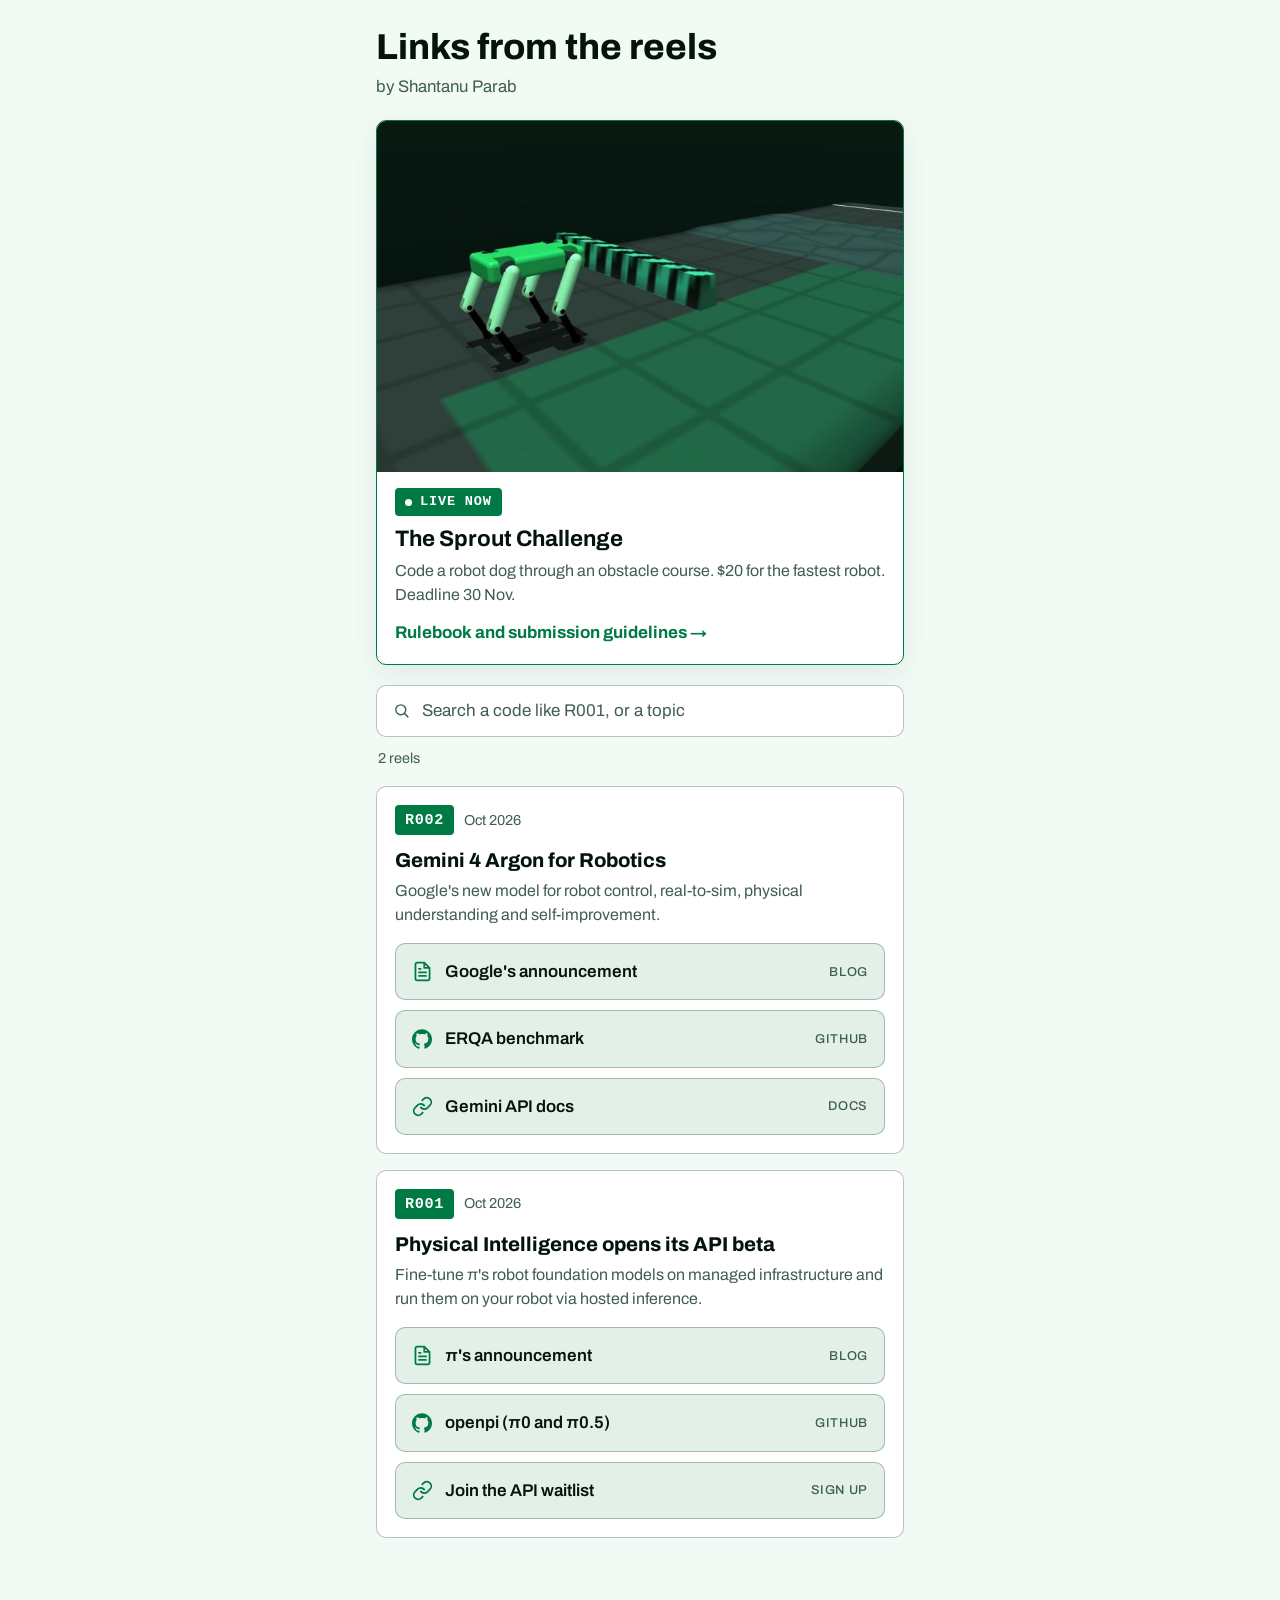
<file: ig/index.html>
<!DOCTYPE html>
<html lang="en">
<head>
	<meta charset="UTF-8">
	<meta name="viewport" content="width=device-width, initial-scale=1.0">
	<title>Reel Links | Shantanu Parab</title>
	<meta name="description" content="Blogs, schematics and GitHub repos mentioned in Shantanu Parab's Instagram reels on robot learning and robotics.">
	<meta name="author" content="Shantanu Parab">
	<link rel="canonical" href="https://shantanu-builds-robots.github.io/ig/">
	<meta name="theme-color" content="#050807">

	<meta property="og:title" content="Reel Links | Shantanu Parab">
	<meta property="og:description" content="Every blog, schematic and repo mentioned in the reels.">
	<meta property="og:image" content="https://shantanu-builds-robots.github.io/images/background/profile.jpg">
	<meta property="og:url" content="https://shantanu-builds-robots.github.io/ig/">
	<meta property="og:type" content="website">
	<meta name="twitter:card" content="summary">

	<link rel="icon" href="data:image/svg+xml,%3Csvg xmlns='http://www.w3.org/2000/svg' viewBox='0 0 32 32'%3E%3Crect width='32' height='32' rx='6' fill='%23050807'/%3E%3Ccircle cx='16' cy='16' r='6' fill='none' stroke='%2300FF9C' stroke-width='3'/%3E%3C/svg%3E">

	<!-- Apply the saved or system theme before first paint to avoid a flash. -->
	<script>
		(function () {
			var t = null;
			try { t = localStorage.getItem('portfolio-theme'); } catch (e) {}
			if (!t) t = window.matchMedia('(prefers-color-scheme: light)').matches ? 'light' : 'dark';
			document.documentElement.setAttribute('data-theme', t);
		})();
	</script>

	<link rel="preconnect" href="https://fonts.googleapis.com">
	<link rel="preconnect" href="https://fonts.gstatic.com" crossorigin>
	<link href="https://fonts.googleapis.com/css2?family=Archivo:wdth,wght@62..125,300..900&display=swap" rel="stylesheet">
	<link rel="stylesheet" href="../css/site.css">
	<link rel="stylesheet" href="../css/icons.css">
	<link rel="stylesheet" href="ig.css">
</head>
<body class="ig-page">
	<main class="ig-main">
		<header class="ig-intro">
			<h1>Links from the reels</h1>
			<p class="ig-lede">by Shantanu Parab</p>
		</header>

		<a class="ig-feature" href="sprout-challenge/">
			<img src="sprout-challenge/media/wall.jpg" alt="" width="720" height="480">
			<span class="ig-feature-body">
				<span class="ig-live"><span class="ig-live-dot" aria-hidden="true"></span>Live now</span>
				<strong>The Sprout Challenge</strong>
				<span class="ig-feature-text">Code a robot dog through an obstacle course. $20 for the fastest robot. Deadline 30 Nov.</span>
				<span class="ig-feature-cta">Rulebook and submission guidelines &rarr;</span>
			</span>
		</a>

		<label class="ig-search">
			<i class="fas fa-search" aria-hidden="true"></i>
			<span class="sr-only">Search reels by code or topic</span>
			<input id="ig-query" type="search" placeholder="Search a code like R001, or a topic" autocomplete="off" spellcheck="false">
		</label>
		<p id="ig-count" class="ig-count" aria-live="polite"></p>
		<ol id="ig-list" class="ig-list" aria-label="Reels"></ol>
	</main>

	<script src="ig.js" defer></script>
</body>
</html>
</file>
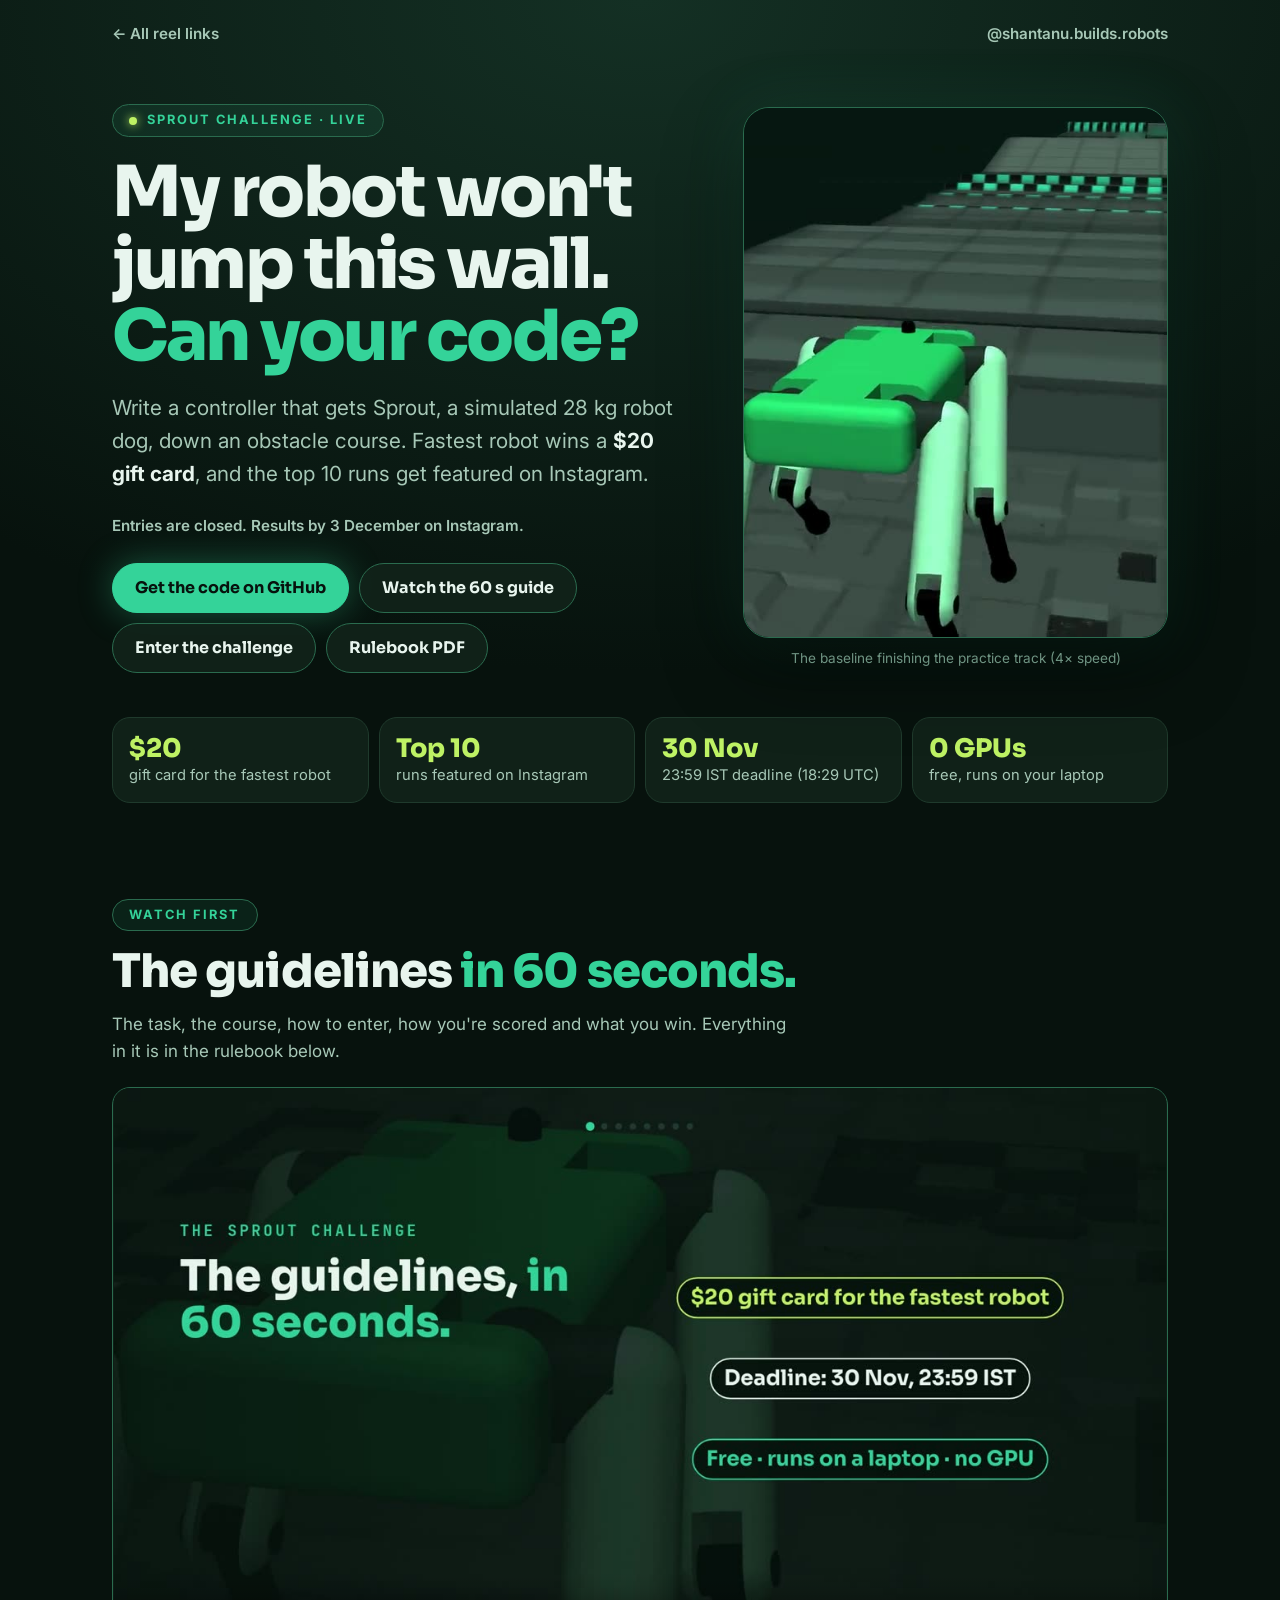
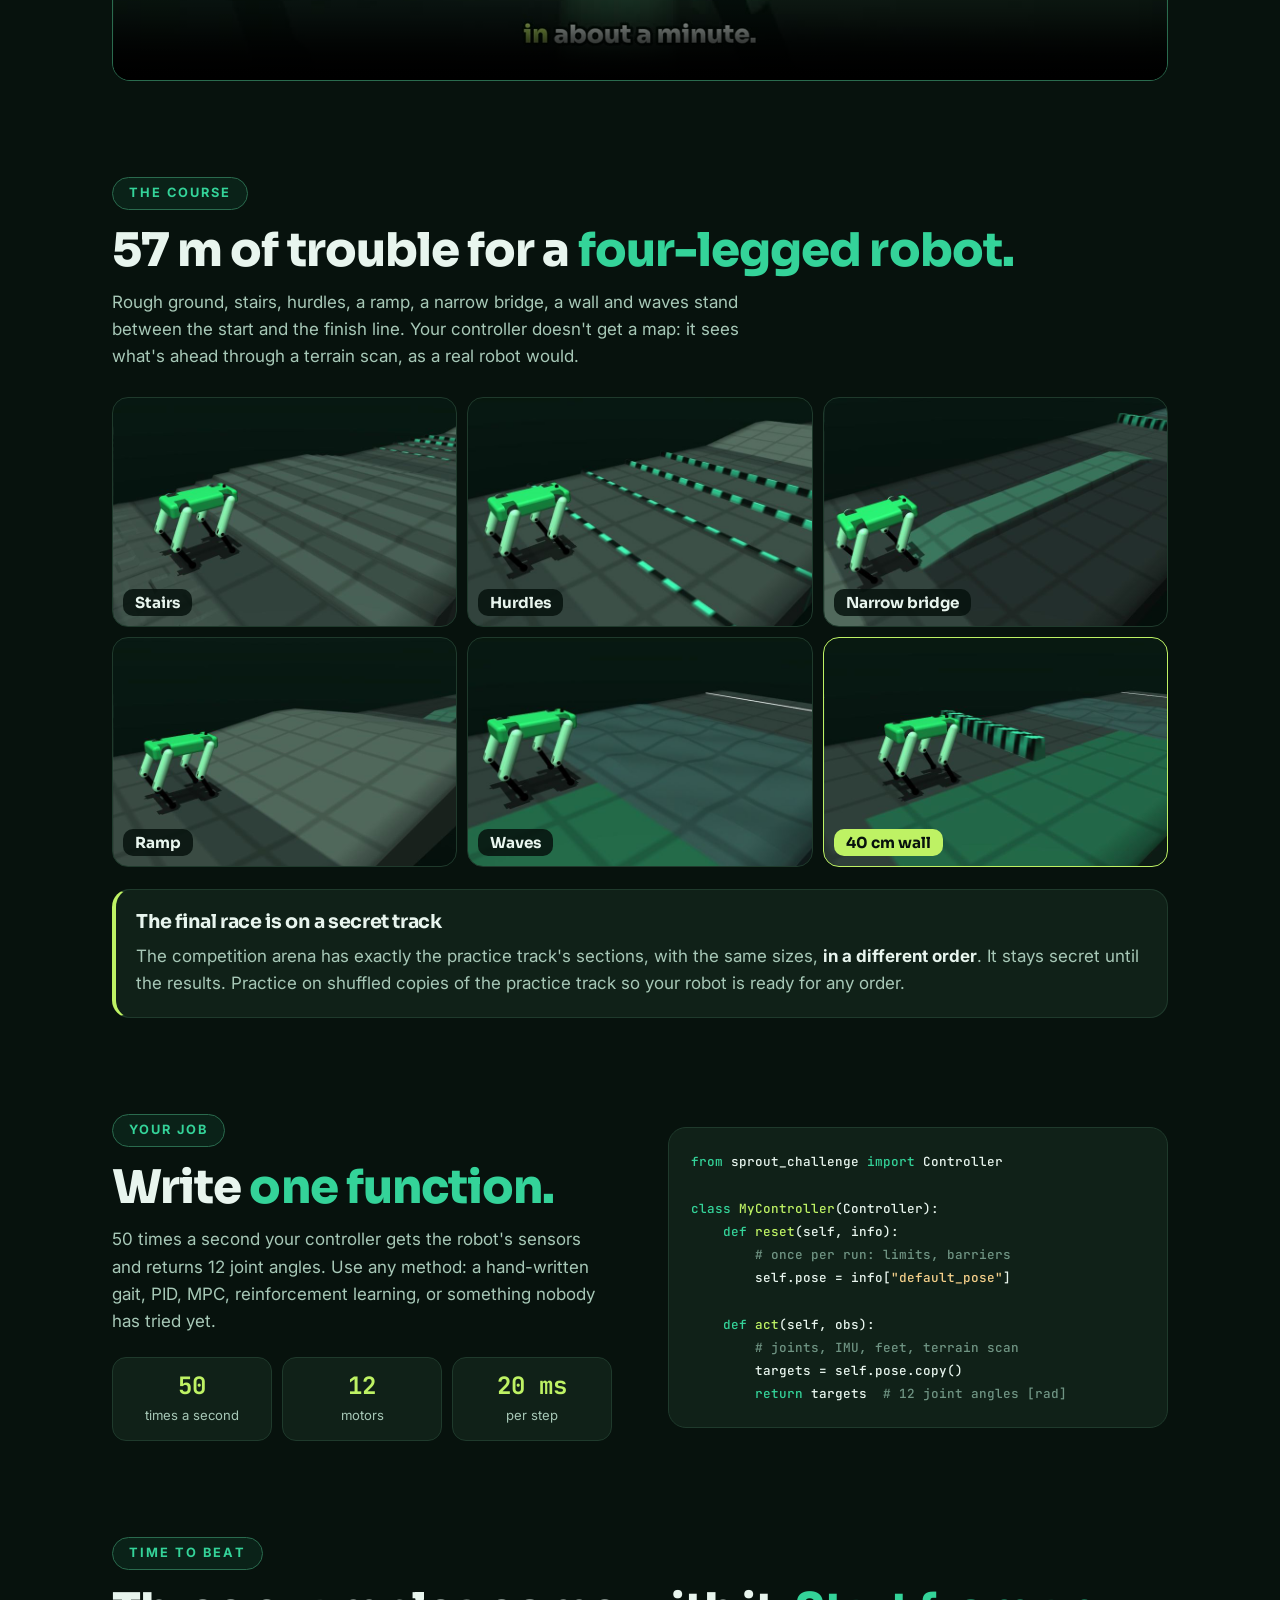
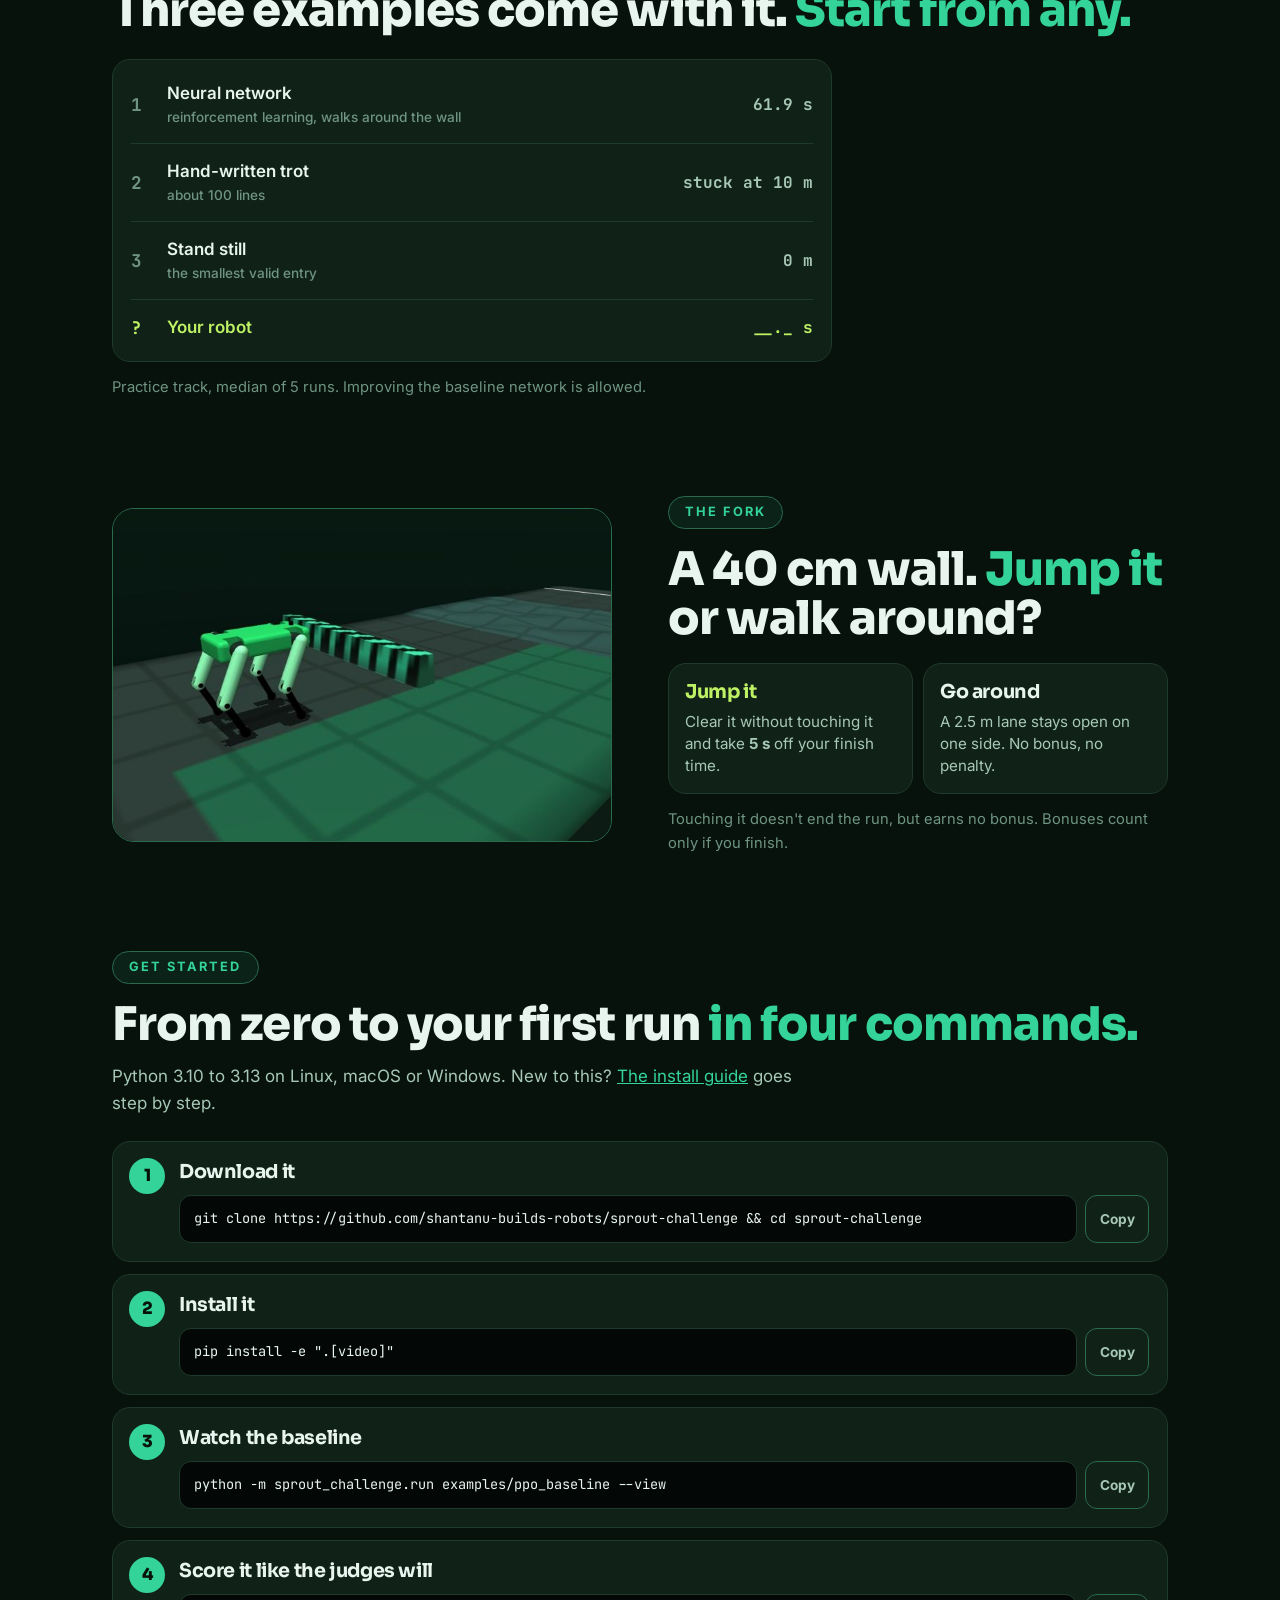
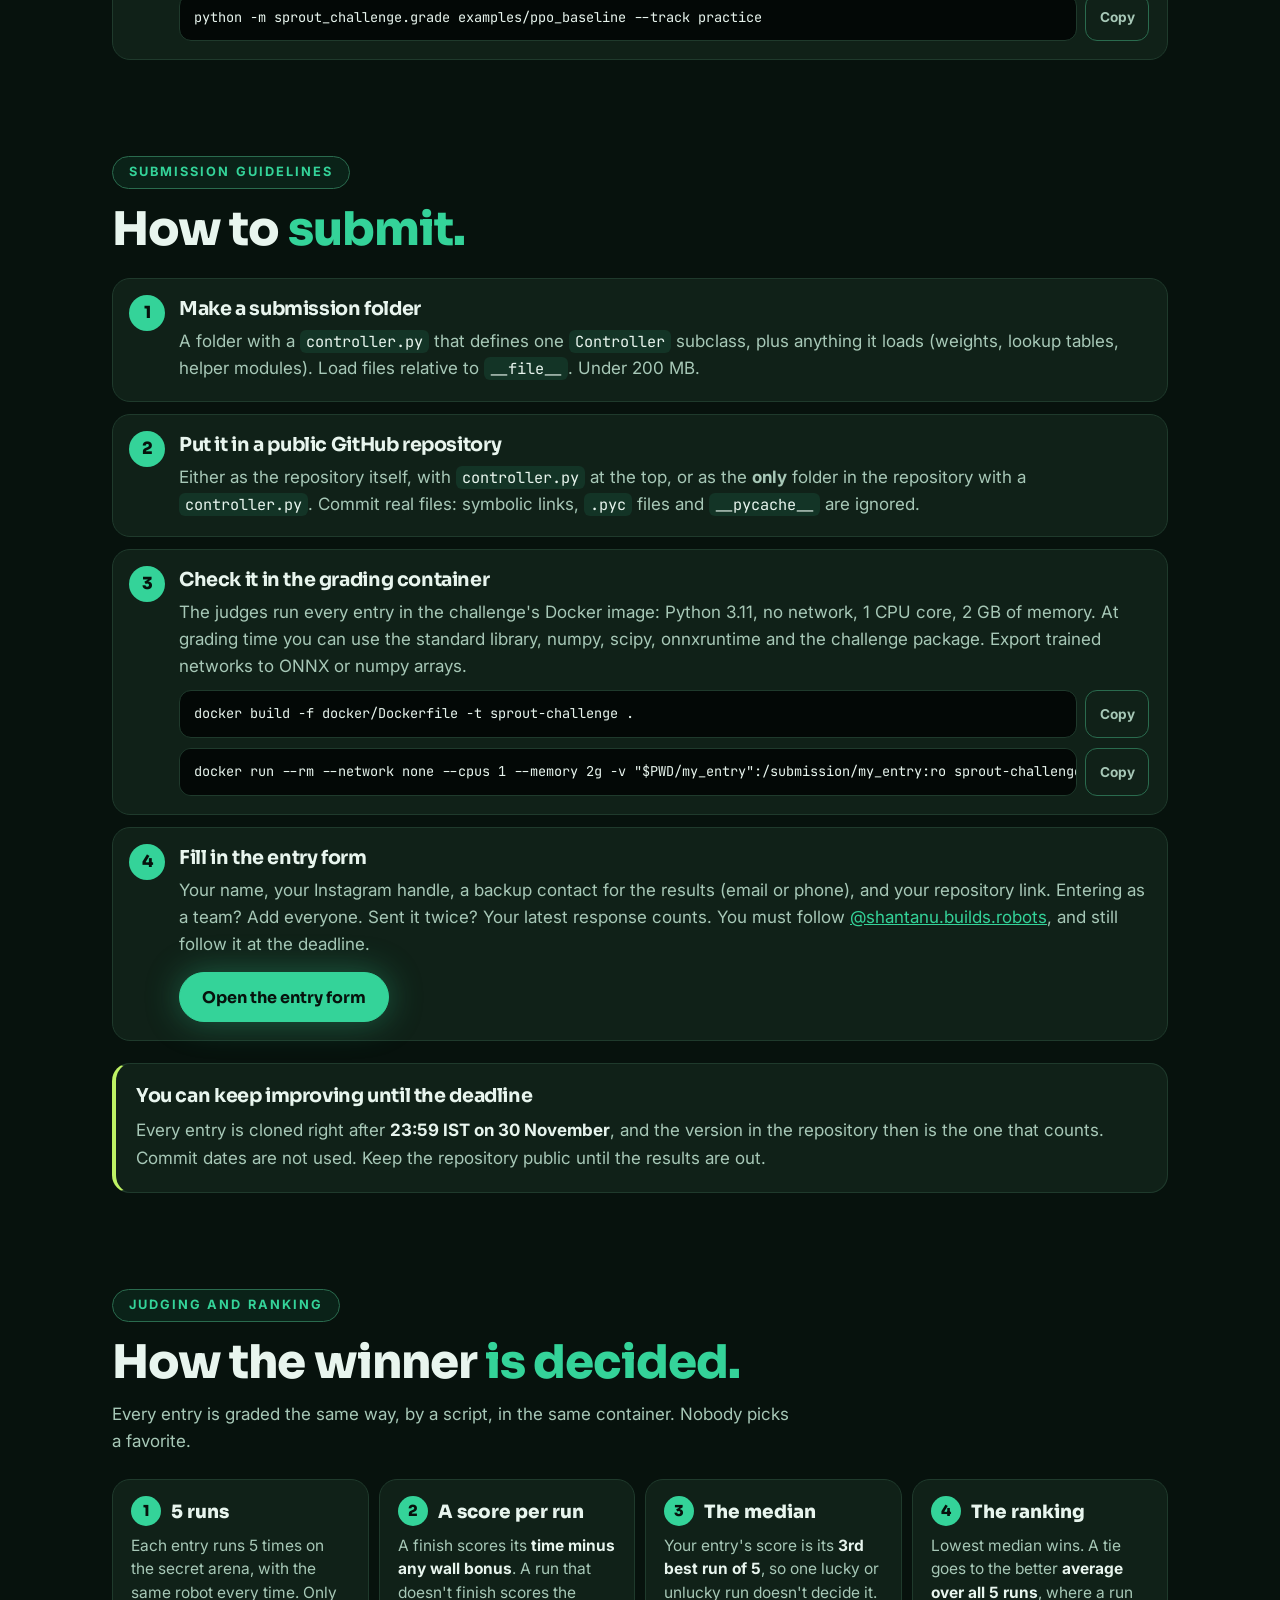
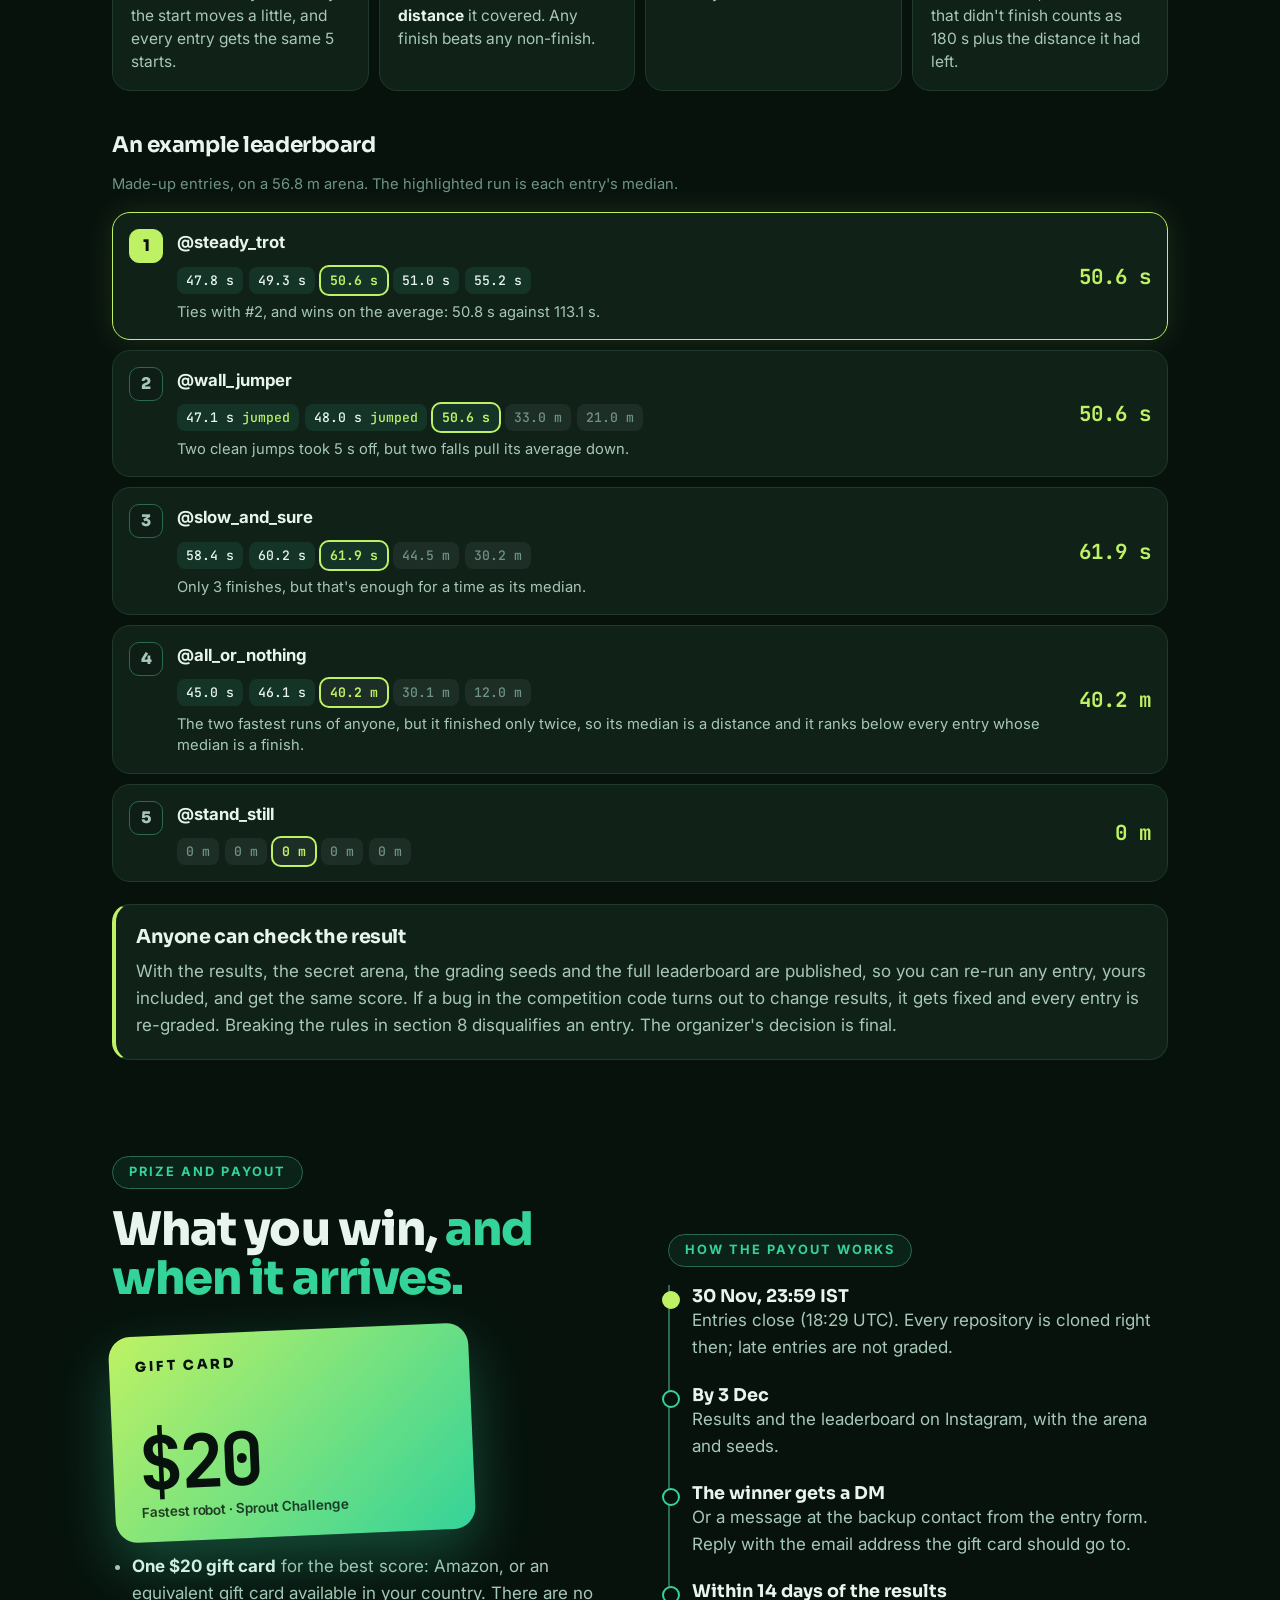
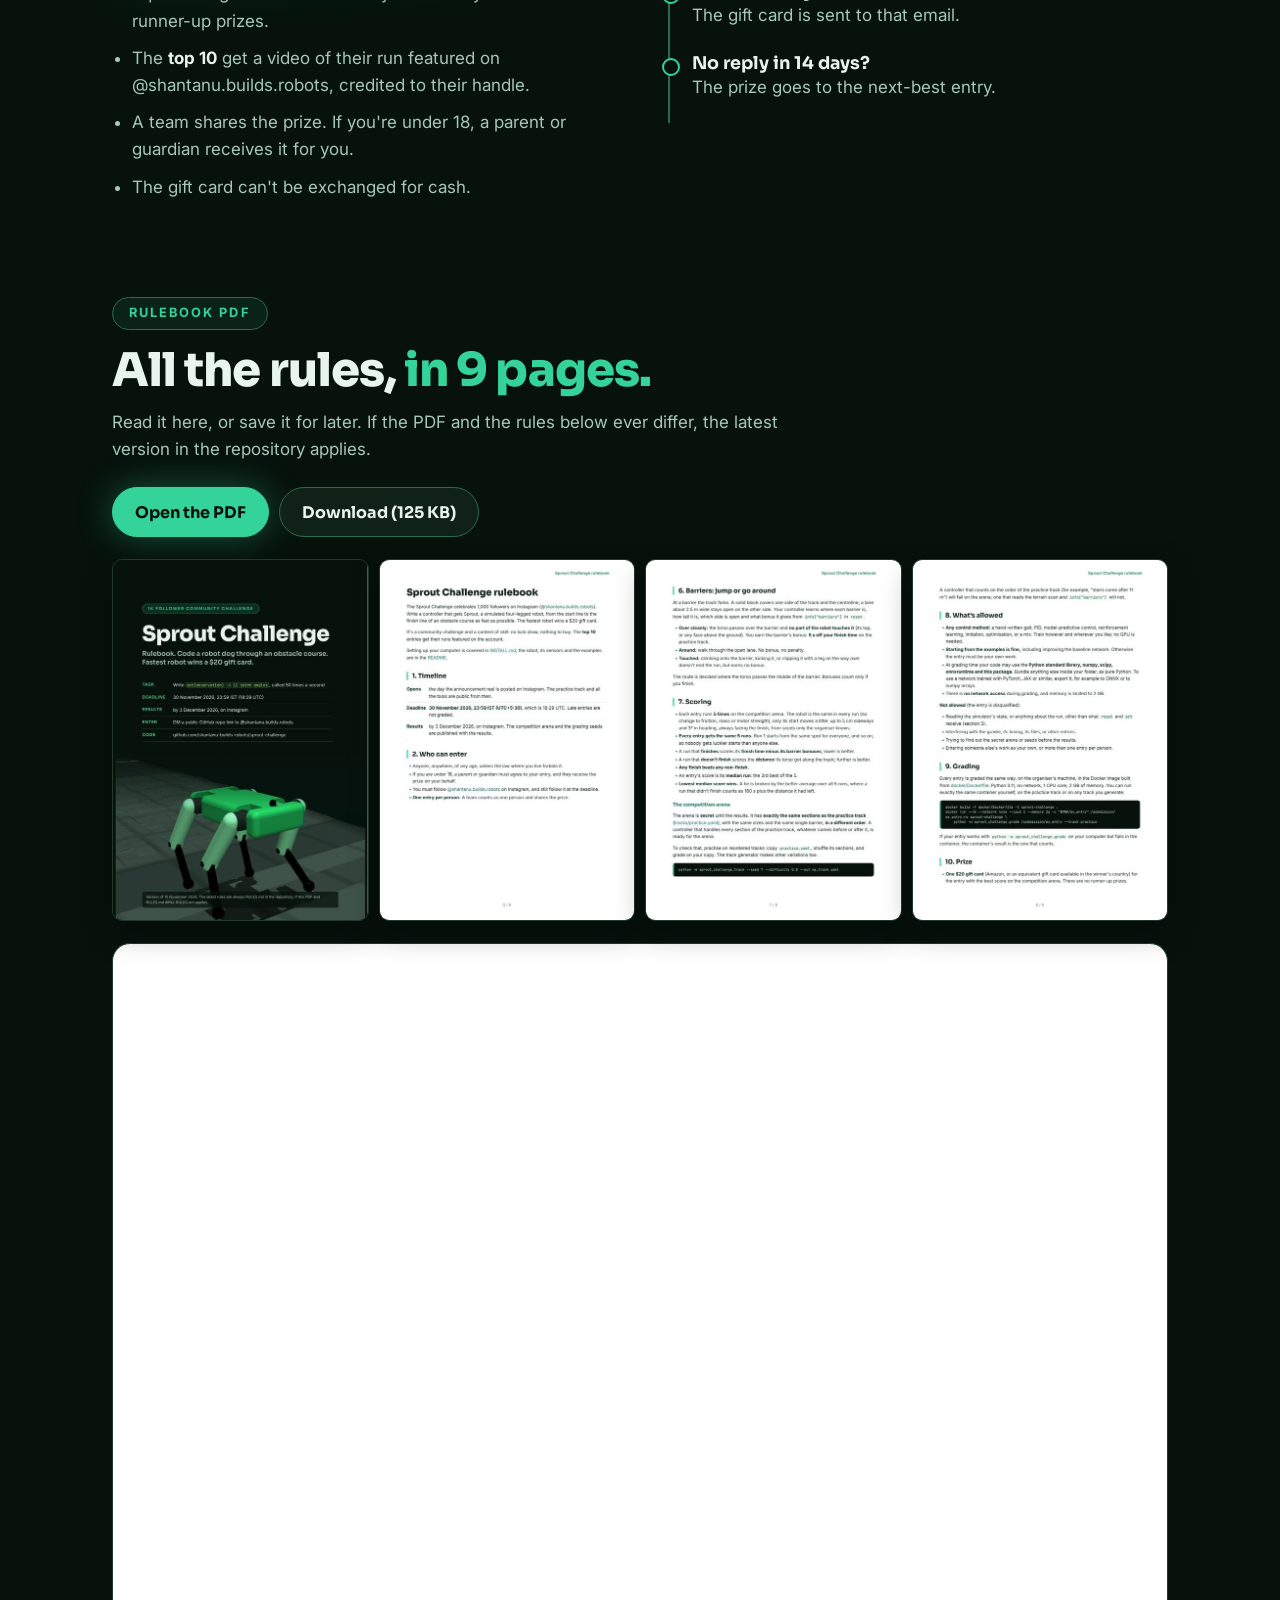
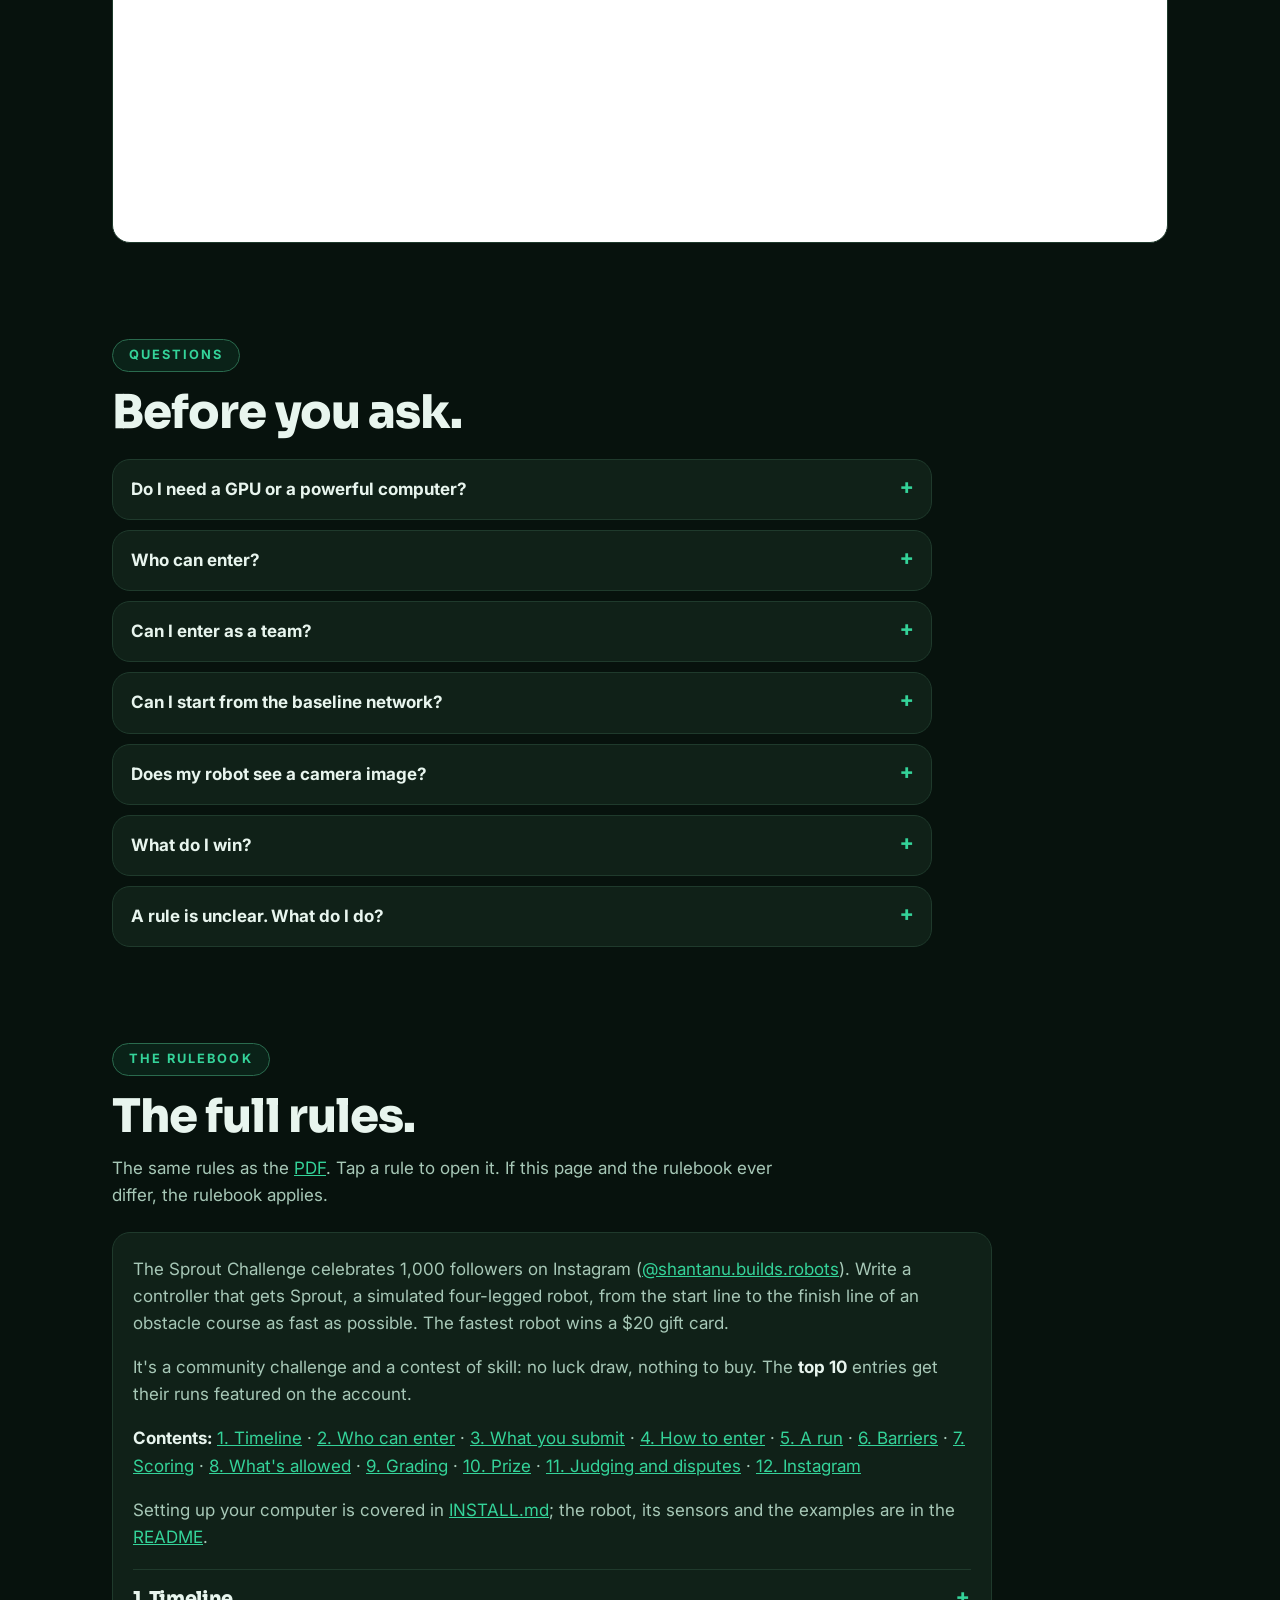
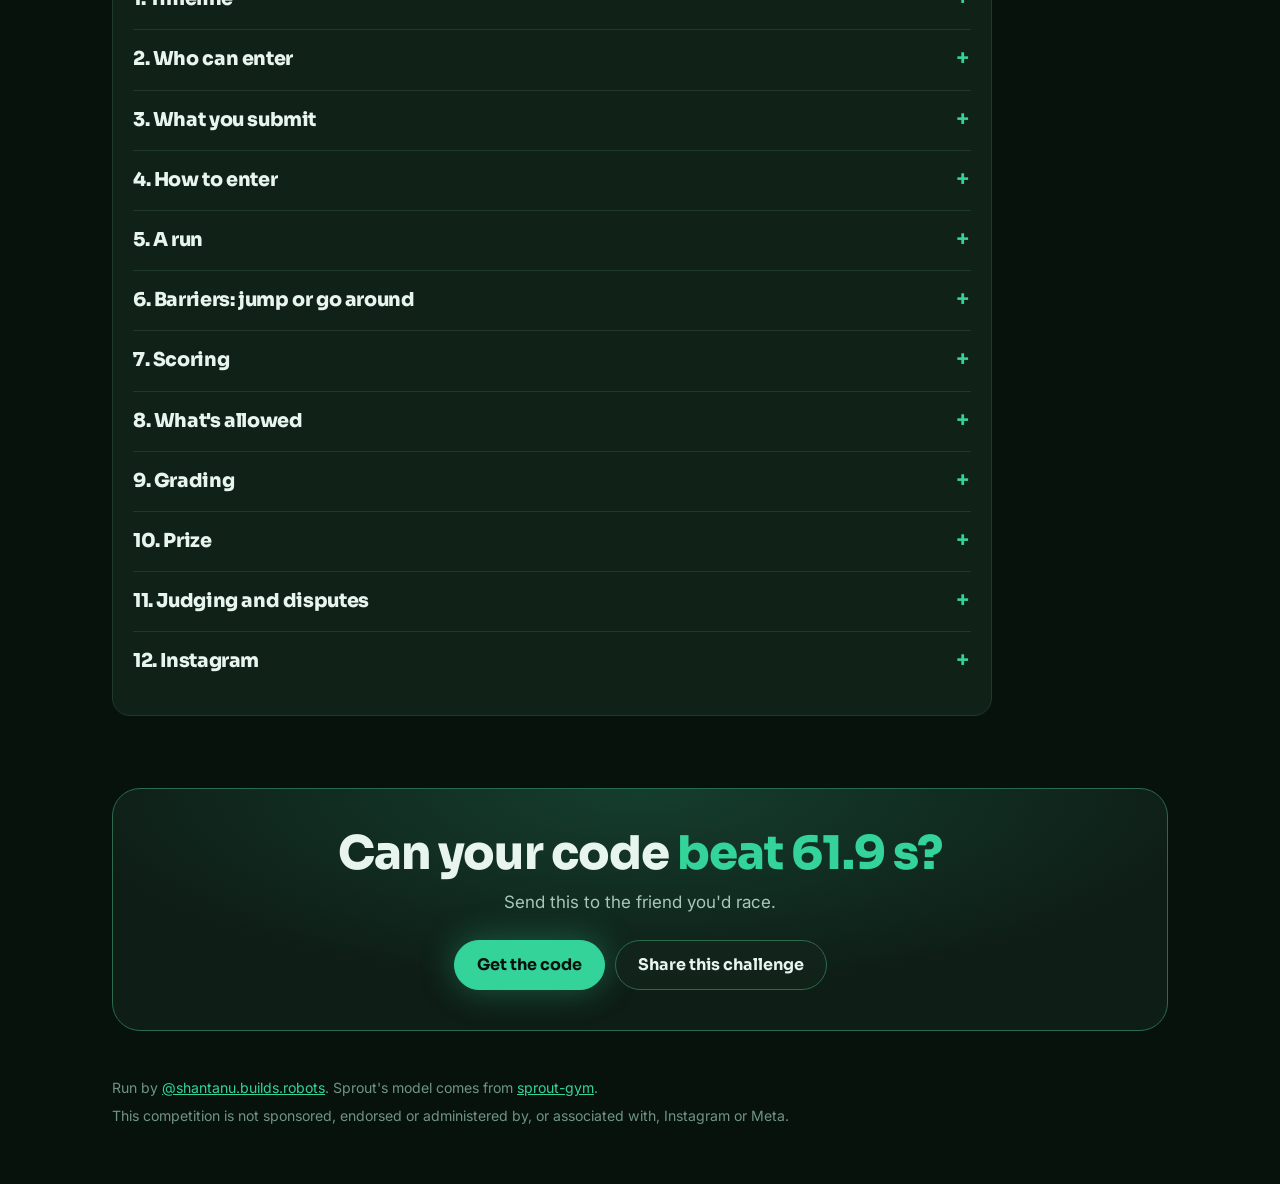
<file: ig/sprout-challenge/index.html>
<!DOCTYPE html>
<html lang="en">
<head>
	<meta charset="UTF-8">
	<meta name="viewport" content="width=device-width, initial-scale=1.0">
	<title>Sprout Challenge | Shantanu Parab</title>
	<meta name="description" content="Code a robot dog through an obstacle course in simulation. Fastest robot wins a $20 gift card. Free, runs on your laptop, no GPU. Deadline 30 November 2026.">
	<meta name="author" content="Shantanu Parab">
	<link rel="canonical" href="https://shantanu-builds-robots.github.io/ig/sprout-challenge/">
	<meta name="theme-color" content="#07120D">

	<meta property="og:title" content="The Sprout Challenge">
	<meta property="og:description" content="My robot won't jump this wall. Can your code? Fastest robot wins $20. Deadline 30 Nov.">
	<meta property="og:image" content="https://shantanu-builds-robots.github.io/ig/sprout-challenge/media/og.jpg">
	<meta property="og:url" content="https://shantanu-builds-robots.github.io/ig/sprout-challenge/">
	<meta property="og:type" content="website">
	<meta name="twitter:card" content="summary_large_image">

	<link rel="icon" href="data:image/svg+xml,%3Csvg xmlns='http://www.w3.org/2000/svg' viewBox='0 0 32 32'%3E%3Crect width='32' height='32' rx='6' fill='%2307120D'/%3E%3Ccircle cx='16' cy='16' r='6' fill='none' stroke='%2334D399' stroke-width='3'/%3E%3C/svg%3E">
	<link rel="preconnect" href="https://fonts.googleapis.com">
	<link rel="preconnect" href="https://fonts.gstatic.com" crossorigin>
	<link href="https://fonts.googleapis.com/css2?family=Inter:wght@400;500;600;700&family=Sora:wght@600;700;800&family=JetBrains+Mono:wght@500;700&display=swap" rel="stylesheet">
	<link rel="stylesheet" href="challenge.css">
</head>
<body>
	<a class="skip" href="#main">Skip to the content</a>

	<header class="bar">
		<a class="back" href="../">&larr; All reel links</a>
		<a class="handle" href="https://www.instagram.com/shantanu.builds.robots/" target="_blank" rel="noopener">@shantanu.builds.robots</a>
	</header>

	<main id="main">

		<!-- Hero -->
		<section class="hero">
			<div class="hero-text">
				<p class="kick"><span class="dot" aria-hidden="true"></span>Sprout Challenge &middot; live</p>
				<h1>My robot won't jump this wall. <em>Can your code?</em></h1>
				<p class="lede">Write a controller that gets Sprout, a simulated 28&nbsp;kg robot dog, down an obstacle course. Fastest robot wins a <strong>$20 gift card</strong>, and the top&nbsp;10 runs get featured on Instagram.</p>

				<div class="countdown" id="countdown" aria-live="off">
					<p class="countdown-label">Entries close 30 November, 23:59 IST</p>
					<div class="countdown-clock" aria-hidden="true">
						<div><b data-unit="d">--</b><span>days</span></div>
						<div><b data-unit="h">--</b><span>hours</span></div>
						<div><b data-unit="m">--</b><span>min</span></div>
						<div><b data-unit="s">--</b><span>sec</span></div>
					</div>
				</div>

				<div class="actions">
					<a class="btn primary" href="https://github.com/shantanu-builds-robots/sprout-challenge" target="_blank" rel="noopener">Get the code on GitHub</a>
					<a class="btn" href="#guide">Watch the 60 s guide</a>
					<a class="btn" href="https://forms.gle/poqftXxEo1bxBS9V9" target="_blank" rel="noopener">Enter the challenge</a>
					<a class="btn" href="#pdf">Rulebook PDF</a>
				</div>
			</div>
			<figure class="hero-video">
				<video src="media/run.mp4" poster="media/run.jpg" autoplay muted loop playsinline preload="metadata" aria-label="The baseline controller walking Sprout down the practice track, sped up four times"></video>
				<figcaption>The baseline finishing the practice track (4&times; speed)</figcaption>
			</figure>
		</section>

		<!-- Key facts -->
		<ul class="facts" aria-label="Key facts">
			<li><b>$20</b><span>gift card for the fastest robot</span></li>
			<li><b>Top 10</b><span>runs featured on Instagram</span></li>
			<li><b>30 Nov</b><span>23:59 IST deadline (18:29 UTC)</span></li>
			<li><b>0 GPUs</b><span>free, runs on your laptop</span></li>
		</ul>

		<!-- Guidelines video -->
		<section class="block" id="guide">
			<p class="kick">Watch first</p>
			<h2>The guidelines <em>in 60 seconds.</em></h2>
			<p class="body">The task, the course, how to enter, how you're scored and what you win. Everything in it is in the rulebook below.</p>
			<div class="guide">
				<video class="guide-v" src="media/guide-v.mp4" poster="media/guide-v.jpg" controls playsinline preload="none" aria-label="The Sprout Challenge guidelines, vertical video with captions"></video>
				<video class="guide-h" src="media/guide-h.mp4" poster="media/guide-h.jpg" controls playsinline preload="none" aria-label="The Sprout Challenge guidelines, video with captions"></video>
			</div>
		</section>

		<!-- The course -->
		<section class="block" id="course">
			<p class="kick">The course</p>
			<h2>57 m of trouble for a <em>four-legged robot.</em></h2>
			<p class="body">Rough ground, stairs, hurdles, a ramp, a narrow bridge, a wall and waves stand between the start and the finish line. Your controller doesn't get a map: it sees what's ahead through a terrain scan, as a real robot would.</p>
			<ul class="tiles">
				<li style="--img:url(media/stairs.jpg)"><span>Stairs</span></li>
				<li style="--img:url(media/hurdles.jpg)"><span>Hurdles</span></li>
				<li style="--img:url(media/bridge.jpg)"><span>Narrow bridge</span></li>
				<li style="--img:url(media/ramp.jpg)"><span>Ramp</span></li>
				<li style="--img:url(media/waves.jpg)"><span>Waves</span></li>
				<li class="hot" style="--img:url(media/wall.jpg)"><span>40 cm wall</span></li>
			</ul>
			<div class="note">
				<h3>The final race is on a secret track</h3>
				<p>The competition arena has exactly the practice track's sections, with the same sizes, <strong>in a different order</strong>. It stays secret until the results. Practice on shuffled copies of the practice track so your robot is ready for any order.</p>
			</div>
		</section>

		<!-- Your job -->
		<section class="block split" id="job">
			<div>
				<p class="kick">Your job</p>
				<h2>Write <em>one function.</em></h2>
				<p class="body">50 times a second your controller gets the robot's sensors and returns 12 joint angles. Use any method: a hand-written gait, PID, MPC, reinforcement learning, or something nobody has tried yet.</p>
				<ul class="stats">
					<li><b>50</b><span>times a second</span></li>
					<li><b>12</b><span>motors</span></li>
					<li><b>20 ms</b><span>per step</span></li>
				</ul>
			</div>
			<pre class="code" aria-label="A minimal controller"><code><span class="k">from</span> sprout_challenge <span class="k">import</span> Controller

<span class="k">class</span> <span class="f">MyController</span>(Controller):
    <span class="k">def</span> <span class="f">reset</span>(self, info):
        <span class="c"># once per run: limits, barriers</span>
        self.pose = info[<span class="s">"default_pose"</span>]

    <span class="k">def</span> <span class="f">act</span>(self, obs):
        <span class="c"># joints, IMU, feet, terrain scan</span>
        targets = self.pose.copy()
        <span class="k">return</span> targets  <span class="c"># 12 joint angles [rad]</span></code></pre>
		</section>

		<!-- Time to beat -->
		<section class="block" id="baselines">
			<p class="kick">Time to beat</p>
			<h2>Three examples come with it. <em>Start from any.</em></h2>
			<ol class="board">
				<li><b>1</b><span class="who">Neural network <small>reinforcement learning, walks around the wall</small></span><span class="t">61.9 s</span></li>
				<li><b>2</b><span class="who">Hand-written trot <small>about 100 lines</small></span><span class="t">stuck at 10 m</span></li>
				<li><b>3</b><span class="who">Stand still <small>the smallest valid entry</small></span><span class="t">0 m</span></li>
				<li class="you"><b>?</b><span class="who">Your robot</span><span class="t">__._ s</span></li>
			</ol>
			<p class="small">Practice track, median of 5 runs. Improving the baseline network is allowed.</p>
		</section>

		<!-- The wall -->
		<section class="block split" id="wall">
			<figure class="frame"><img src="media/wall.jpg" alt="Sprout next to the 40 cm barrier, with the open lane beside it" loading="lazy" width="720" height="480"></figure>
			<div>
				<p class="kick">The fork</p>
				<h2>A 40 cm wall. <em>Jump it</em> or walk around?</h2>
				<div class="choice">
					<div><h3 class="lime">Jump it</h3><p>Clear it without touching it and take <strong>5 s</strong> off your finish time.</p></div>
					<div><h3>Go around</h3><p>A 2.5 m lane stays open on one side. No bonus, no penalty.</p></div>
				</div>
				<p class="small">Touching it doesn't end the run, but earns no bonus. Bonuses count only if you finish.</p>
			</div>
		</section>

		<!-- Get started -->
		<section class="block" id="start">
			<p class="kick">Get started</p>
			<h2>From zero to your first run <em>in four commands.</em></h2>
			<p class="body">Python 3.10 to 3.13 on Linux, macOS or Windows. New to this? <a href="https://github.com/shantanu-builds-robots/sprout-challenge/blob/main/INSTALL.md" target="_blank" rel="noopener">The install guide</a> goes step by step.</p>
			<ol class="steps">
				<li>
					<h3>Download it</h3>
					<div class="cmd"><code>git clone https://github.com/shantanu-builds-robots/sprout-challenge &amp;&amp; cd sprout-challenge</code><button type="button" class="copy">Copy</button></div>
				</li>
				<li>
					<h3>Install it</h3>
					<div class="cmd"><code>pip install -e ".[video]"</code><button type="button" class="copy">Copy</button></div>
				</li>
				<li>
					<h3>Watch the baseline</h3>
					<div class="cmd"><code>python -m sprout_challenge.run examples/ppo_baseline --view</code><button type="button" class="copy">Copy</button></div>
				</li>
				<li>
					<h3>Score it like the judges will</h3>
					<div class="cmd"><code>python -m sprout_challenge.grade examples/ppo_baseline --track practice</code><button type="button" class="copy">Copy</button></div>
				</li>
			</ol>
		</section>

		<!-- Submit -->
		<section class="block" id="submit">
			<p class="kick">Submission guidelines</p>
			<h2>How to <em>submit.</em></h2>
			<ol class="steps numbered">
				<li>
					<h3>Make a submission folder</h3>
					<p>A folder with a <code>controller.py</code> that defines one <code>Controller</code> subclass, plus anything it loads (weights, lookup tables, helper modules). Load files relative to <code>__file__</code>. Under 200 MB.</p>
				</li>
				<li>
					<h3>Put it in a public GitHub repository</h3>
					<p>Either as the repository itself, with <code>controller.py</code> at the top, or as the <strong>only</strong> folder in the repository with a <code>controller.py</code>. Commit real files: symbolic links, <code>.pyc</code> files and <code>__pycache__</code> are ignored.</p>
				</li>
				<li>
					<h3>Check it in the grading container</h3>
					<p>The judges run every entry in the challenge's Docker image: Python 3.11, no network, 1 CPU core, 2 GB of memory. At grading time you can use the standard library, numpy, scipy, onnxruntime and the challenge package. Export trained networks to ONNX or numpy arrays.</p>
					<div class="cmd"><code>docker build -f docker/Dockerfile -t sprout-challenge .</code><button type="button" class="copy">Copy</button></div>
					<div class="cmd"><code>docker run --rm --network none --cpus 1 --memory 2g -v "$PWD/my_entry":/submission/my_entry:ro sprout-challenge python -m sprout_challenge.grade /submission/my_entry --track practice</code><button type="button" class="copy">Copy</button></div>
				</li>
				<li>
					<h3>Fill in the entry form</h3>
					<p>Your name, your Instagram handle, a backup contact for the results (email or phone), and your repository link. Entering as a team? Add everyone. Sent it twice? Your latest response counts. You must follow <a href="https://www.instagram.com/shantanu.builds.robots/" target="_blank" rel="noopener">@shantanu.builds.robots</a>, and still follow it at the deadline.</p>
					<a class="btn primary" href="https://forms.gle/poqftXxEo1bxBS9V9" target="_blank" rel="noopener">Open the entry form</a>
				</li>
			</ol>
			<div class="note">
				<h3>You can keep improving until the deadline</h3>
				<p>Every entry is cloned right after <strong>23:59 IST on 30 November</strong>, and the version in the repository then is the one that counts. Commit dates are not used. Keep the repository public until the results are out.</p>
			</div>
		</section>

		<!-- Judging and ranking -->
		<section class="block" id="judging">
			<p class="kick">Judging and ranking</p>
			<h2>How the winner <em>is decided.</em></h2>
			<p class="body">Every entry is graded the same way, by a script, in the same container. Nobody picks a favorite.</p>
			<ol class="flow">
				<li><b>5 runs</b><span>Each entry runs 5 times on the secret arena, with the same robot every time. Only the start moves a little, and every entry gets the same 5 starts.</span></li>
				<li><b>A score per run</b><span>A finish scores its <strong>time minus any wall bonus</strong>. A run that doesn't finish scores the <strong>distance</strong> it covered. Any finish beats any non-finish.</span></li>
				<li><b>The median</b><span>Your entry's score is its <strong>3rd best run of 5</strong>, so one lucky or unlucky run doesn't decide it.</span></li>
				<li><b>The ranking</b><span>Lowest median wins. A tie goes to the better <strong>average over all 5 runs</strong>, where a run that didn't finish counts as 180 s plus the distance it had left.</span></li>
			</ol>

			<h3 class="sub">An example leaderboard</h3>
			<p class="small">Made-up entries, on a 56.8 m arena. The highlighted run is each entry's median.</p>
			<ol class="ranking">
				<li>
					<span class="pos">1</span>
					<div class="entry"><b>@steady_trot</b>
						<ul class="runs"><li>47.8 s</li><li>49.3 s</li><li class="med">50.6 s</li><li>51.0 s</li><li>55.2 s</li></ul>
						<p>Ties with #2, and wins on the average: 50.8 s against 113.1 s.</p>
					</div>
					<span class="score">50.6 s</span>
				</li>
				<li>
					<span class="pos">2</span>
					<div class="entry"><b>@wall_jumper</b>
						<ul class="runs"><li>47.1 s <i>jumped</i></li><li>48.0 s <i>jumped</i></li><li class="med">50.6 s</li><li class="dnf">33.0 m</li><li class="dnf">21.0 m</li></ul>
						<p>Two clean jumps took 5 s off, but two falls pull its average down.</p>
					</div>
					<span class="score">50.6 s</span>
				</li>
				<li>
					<span class="pos">3</span>
					<div class="entry"><b>@slow_and_sure</b>
						<ul class="runs"><li>58.4 s</li><li>60.2 s</li><li class="med">61.9 s</li><li class="dnf">44.5 m</li><li class="dnf">30.2 m</li></ul>
						<p>Only 3 finishes, but that's enough for a time as its median.</p>
					</div>
					<span class="score">61.9 s</span>
				</li>
				<li>
					<span class="pos">4</span>
					<div class="entry"><b>@all_or_nothing</b>
						<ul class="runs"><li>45.0 s</li><li>46.1 s</li><li class="med dnf">40.2 m</li><li class="dnf">30.1 m</li><li class="dnf">12.0 m</li></ul>
						<p>The two fastest runs of anyone, but it finished only twice, so its median is a distance and it ranks below every entry whose median is a finish.</p>
					</div>
					<span class="score">40.2 m</span>
				</li>
				<li>
					<span class="pos">5</span>
					<div class="entry"><b>@stand_still</b>
						<ul class="runs"><li class="dnf">0 m</li><li class="dnf">0 m</li><li class="med dnf">0 m</li><li class="dnf">0 m</li><li class="dnf">0 m</li></ul>
					</div>
					<span class="score">0 m</span>
				</li>
			</ol>

			<div class="note">
				<h3>Anyone can check the result</h3>
				<p>With the results, the secret arena, the grading seeds and the full leaderboard are published, so you can re-run any entry, yours included, and get the same score. If a bug in the competition code turns out to change results, it gets fixed and every entry is re-graded. Breaking the rules in section 8 disqualifies an entry. The organizer's decision is final.</p>
			</div>
		</section>

		<!-- Prize and payout -->
		<section class="block split" id="prize">
			<div>
				<p class="kick">Prize and payout</p>
				<h2>What you win, <em>and when it arrives.</em></h2>
				<div class="gift" aria-hidden="true">
					<span class="gift-k">Gift card</span>
					<span class="gift-amt">$20</span>
					<span class="gift-s">Fastest robot &middot; Sprout Challenge</span>
				</div>
				<ul class="list">
					<li><strong>One $20 gift card</strong> for the best score: Amazon, or an equivalent gift card available in your country. There are no runner-up prizes.</li>
					<li>The <strong>top 10</strong> get a video of their run featured on @shantanu.builds.robots, credited to their handle.</li>
					<li>A team shares the prize. If you're under 18, a parent or guardian receives it for you.</li>
					<li>The gift card can't be exchanged for cash.</li>
				</ul>
			</div>
			<div>
				<p class="kick">How the payout works</p>
				<ol class="timeline">
					<li><b>30 Nov, 23:59 IST</b><span>Entries close (18:29 UTC). Every repository is cloned right then; late entries are not graded.</span></li>
					<li><b>By 3 Dec</b><span>Results and the leaderboard on Instagram, with the arena and seeds.</span></li>
					<li><b>The winner gets a DM</b><span>Or a message at the backup contact from the entry form. Reply with the email address the gift card should go to.</span></li>
					<li><b>Within 14 days of the results</b><span>The gift card is sent to that email.</span></li>
					<li><b>No reply in 14 days?</b><span>The prize goes to the next-best entry.</span></li>
				</ol>
			</div>
		</section>

		<!-- Rulebook PDF -->
		<section class="block" id="pdf">
			<p class="kick">Rulebook PDF</p>
			<h2>All the rules, <em>in 9 pages.</em></h2>
			<p class="body">Read it here, or save it for later. If the PDF and the rules below ever differ, the latest version in the repository applies.</p>
			<div class="actions">
				<a class="btn primary" href="rulebook.pdf" target="_blank" rel="noopener">Open the PDF</a>
				<a class="btn" href="rulebook.pdf" download="Sprout-Challenge-rulebook.pdf">Download (125 KB)</a>
			</div>
			<a class="pages" href="rulebook.pdf" target="_blank" rel="noopener" aria-label="Open the rulebook PDF">
				<img src="media/rulebook-1.jpg" alt="Rulebook cover" loading="lazy" width="520" height="735">
				<img src="media/rulebook-2.jpg" alt="Rulebook page 3: timeline and who can enter" loading="lazy" width="520" height="735">
				<img src="media/rulebook-3.jpg" alt="Rulebook page 7: barriers and scoring" loading="lazy" width="520" height="735">
				<img src="media/rulebook-4.jpg" alt="Rulebook page 8: what's allowed, grading and prize" loading="lazy" width="520" height="735">
			</a>
			<iframe class="pdf-view" src="rulebook.pdf#view=FitH" title="Sprout Challenge rulebook PDF" loading="lazy"></iframe>
		</section>

		<!-- FAQ -->
		<section class="block" id="faq">
			<p class="kick">Questions</p>
			<h2>Before you ask.</h2>
			<div class="faq">
				<details><summary>Do I need a GPU or a powerful computer?</summary><p>No. It runs on a normal laptop. Train with anything you like; at grading time your controller gets one CPU core.</p></details>
				<details><summary>Who can enter?</summary><p>Anyone, anywhere, of any age, unless the law where you live forbids it. If you're under 18, a parent or guardian must agree, and they receive the prize for you. One entry per person.</p></details>
				<details><summary>Can I enter as a team?</summary><p>Yes. A team counts as one entry and shares the prize.</p></details>
				<details><summary>Can I start from the baseline network?</summary><p>Yes. Starting from any of the examples is fine, including improving the baseline network. Otherwise the entry must be your own work.</p></details>
				<details><summary>Does my robot see a camera image?</summary><p>No. It gets joint readings, an IMU, foot contacts, its position and heading, and a 13 &times; 7 height map of the terrain around it, like a processed lidar scan.</p></details>
				<details><summary>What do I win?</summary><p>One $20 gift card (Amazon, or an equivalent available in your country) for the best score. The top 10 get a video of their run featured on @shantanu.builds.robots, credited to their handle.</p></details>
				<details><summary>A rule is unclear. What do I do?</summary><p>Ask by DM before the deadline. Answers that change how a rule is read are added to the rulebook for everyone.</p></details>
			</div>
		</section>

		<!-- Rulebook -->
		<section class="block" id="rules">
			<p class="kick">The rulebook</p>
			<h2>The full rules.</h2>
			<p class="body">The same rules as the <a href="#pdf">PDF</a>. Tap a rule to open it. If this page and the rulebook ever differ, the rulebook applies.</p>
			<article class="rulebook">
<!-- RULES:START -->
<p>The Sprout Challenge celebrates 1,000 followers on Instagram (<a target="_blank" rel="noopener" href="https://www.instagram.com/shantanu.builds.robots/">@shantanu.builds.robots</a>).
Write a controller that gets Sprout, a simulated four-legged robot, from the start line to the finish line of an
obstacle course as fast as possible. The fastest robot wins a $20 gift card.</p>
<p>It's a community challenge and a contest of skill: no luck draw, nothing to buy. The <strong>top 10</strong> entries get their
runs featured on the account.</p>
<p><strong>Contents:</strong> <a href="#1-timeline">1. Timeline</a> · <a href="#2-who-can-enter">2. Who can enter</a> ·
<a href="#3-what-you-submit">3. What you submit</a> · <a href="#4-how-to-enter">4. How to enter</a> · <a href="#5-a-run">5. A run</a> ·
<a href="#6-barriers-jump-or-go-around">6. Barriers</a> · <a href="#7-scoring">7. Scoring</a> · <a href="#8-whats-allowed">8. What's allowed</a> ·
<a href="#9-grading">9. Grading</a> · <a href="#10-prize">10. Prize</a> · <a href="#11-judging-and-disputes">11. Judging and disputes</a> ·
<a href="#12-instagram">12. Instagram</a></p>
<p>Setting up your computer is covered in <a target="_blank" rel="noopener" href="https://github.com/shantanu-builds-robots/sprout-challenge/blob/main/INSTALL.md">INSTALL.md</a>; the robot, its sensors and the examples are in the
<a target="_blank" rel="noopener" href="https://github.com/shantanu-builds-robots/sprout-challenge/blob/main/README.md">README</a>.</p>
<details class="rule" id="1-timeline"><summary><h2>1. Timeline</h2></summary>
<table>
<thead>
<tr>
<th></th>
<th></th>
</tr>
</thead>
<tbody>
<tr>
<td><strong>Opens</strong></td>
<td>11 November 2026. The practice track, all the tools and the entry form are public from then.</td>
</tr>
<tr>
<td><strong>Deadline</strong></td>
<td><strong>30 November 2026, 23:59 IST (UTC+5:30)</strong>, which is 18:29 UTC. Late entries are not graded.</td>
</tr>
<tr>
<td><strong>Results</strong></td>
<td>by 3 December 2026, on Instagram. The competition arena and the grading seeds are published with the results.</td>
</tr>
</tbody>
</table>
</details><details class="rule" id="2-who-can-enter"><summary><h2>2. Who can enter</h2></summary>
<ul>
<li>Anyone, anywhere, of any age, unless the law where you live forbids it.</li>
<li>If you are under 18, a parent or guardian must agree to your entry, and they receive the prize on your behalf.</li>
<li>You must follow <a target="_blank" rel="noopener" href="https://www.instagram.com/shantanu.builds.robots/">@shantanu.builds.robots</a> on Instagram, and
  still follow it at the deadline.</li>
<li><strong>One entry per person.</strong> A team counts as one person and shares the prize.</li>
</ul>
</details><details class="rule" id="3-what-you-submit"><summary><h2>3. What you submit</h2></summary>
<p>A <strong>submission folder</strong> containing a file named <code>controller.py</code> and anything it loads (network weights, lookup
tables, helper modules). <code>controller.py</code> defines one subclass of <code>sprout_challenge.Controller</code>:</p>
<pre><code class="language-python">from sprout_challenge import Controller

class MyController(Controller):
    def reset(self, info):      # once, before each run: the track's layout and the robot's limits
        self.pose = info[&quot;default_pose&quot;]

    def act(self, obs):         # 50 times a second: sensors in, 12 joint angles [rad] out
        return self.pose.copy()
</code></pre>
<ul>
<li>Load your files relative to <code>__file__</code>, not the current directory.</li>
<li>Put the submission folder in a <strong>public GitHub repository</strong>: either as the repository itself (<code>controller.py</code> at
  the top), or as the <strong>only</strong> folder in the repository that contains a <code>controller.py</code>.</li>
<li>Symbolic links, <code>.pyc</code> files and <code>__pycache__</code> folders are ignored when your entry is collected. Commit the real
  files.</li>
<li>The whole submission folder must be under 200 MB.</li>
</ul>
<p>The <a target="_blank" rel="noopener" href="https://github.com/shantanu-builds-robots/sprout-challenge/blob/main/examples"><code>examples/</code></a> folder has three valid entries, from one that stands still to a neural network that
finishes the practice track.</p>
</details><details class="rule" id="4-how-to-enter"><summary><h2>4. How to enter</h2></summary>
<ol>
<li>Put your submission in a public GitHub repository (see section 3).</li>
<li>Check it in the grading container (section 9), so you know it runs the way the judges will run it.</li>
<li><strong>Fill in the <a target="_blank" rel="noopener" href="https://shantanu-builds-robots.github.io/ig/sprout-challenge/#submit">entry form</a></strong> (linked on the challenge page): your name, your Instagram handle, a
   backup contact for the results (email or phone), the link to your repository, and your team members if you
   enter as a team. If you send the form more than once, your latest response counts. The form closes at the
   deadline.</li>
</ol>
<p>You may keep pushing changes until the deadline. The version that counts is <strong>the one in the repository when it is
collected at the deadline</strong>: every entry is cloned right after 23:59 IST on 30 November, and the exact commit taken
is recorded. Commit dates are not used. Keep the repository public until the results are out.</p>
</details><details class="rule" id="5-a-run"><summary><h2>5. A run</h2></summary>
<ul>
<li>The course runs along +x and is 6 m wide. The robot starts at x = 1 m, standing in its default crouched pose,
  facing the finish.</li>
<li>Every 0.02 s (50 Hz) your <code>act</code> receives the robot's sensors and returns <strong>12 joint target angles</strong>. The robot's
  position servos (stiffness 200 N·m/rad, torque limit 150 N·m) track them. Targets outside the joint limits are
  clipped; a non-finite value keeps that joint's previous target.</li>
<li>A run ends when the robot:</li>
<li><strong>finishes</strong>: its torso crosses the finish line;</li>
<li><strong>falls</strong>: its torso touches the ground, comes within 0.3 m of the terrain under it, or tilts more than 60°;</li>
<li><strong>leaves the track</strong>: its torso comes within 0.3 m of either side;</li>
<li>or reaches the <strong>time limit of 180 s</strong>.</li>
<li><strong>A crashed controller doesn't stop the clock.</strong> If <code>reset</code> or <code>act</code> raises an error, returns something other than
  12 numbers, or takes longer than 5 s to answer, the controller is stopped and the robot holds its last targets
  until the run ends. <code>reset</code> itself may take up to 60 s.</li>
<li><strong>Time budget:</strong> each <code>act</code> call has <strong>20 ms</strong> of wall-clock time on one CPU core of the grading machine. A late
  answer is thrown away and the robot keeps its previous targets for that step, as a real robot would. The grader
  counts late steps; keep well under the budget.</li>
</ul>
<p>The obstacles are built from these section types: flat, rough ground, stairs, hurdles, a ramp, a narrow bridge,
waves, a trench, and barriers. Their parameters are in <a target="_blank" rel="noopener" href="https://github.com/shantanu-builds-robots/sprout-challenge/blob/main/sprout_challenge/track.py">track.py</a>.</p>
<h3 id="what-your-controller-can-read">What your controller can read</h3>
<p>Your controller sees only what <code>reset</code> and <code>act</code> give it; everything else about the simulation is off limits
(section 8). All readings are exact (no sensor noise).</p>
<p><strong>Every step, in <code>act(obs)</code>:</strong></p>
<table>
<thead>
<tr>
<th>Reading</th>
<th>Size</th>
<th>What it is</th>
</tr>
</thead>
<tbody>
<tr>
<td><code>time</code></td>
<td>1</td>
<td>seconds since the start</td>
</tr>
<tr>
<td><code>joint_pos</code>, <code>joint_vel</code></td>
<td>12 + 12</td>
<td>joint angles [rad] and speeds [rad/s], legs in the order back-right, back-left, front-left, front-right</td>
</tr>
<tr>
<td><code>gyro</code></td>
<td>3</td>
<td>body turn rate [rad/s] (IMU)</td>
</tr>
<tr>
<td><code>accelerometer</code></td>
<td>3</td>
<td>body acceleration [m/s²], gravity included (IMU)</td>
</tr>
<tr>
<td><code>gravity</code></td>
<td>3</td>
<td>which way is down, in the body frame: <code>(0, 0, -1)</code> when level</td>
</tr>
<tr>
<td><code>base_lin_vel</code></td>
<td>3</td>
<td>body velocity [m/s], body frame, as a state estimator would give it</td>
</tr>
<tr>
<td><code>position</code></td>
<td>3</td>
<td>torso centre [m]: x along the track, y across it, z up, as motion capture would give it</td>
</tr>
<tr>
<td><code>yaw</code></td>
<td>1</td>
<td>heading [rad]; 0 faces the finish</td>
</tr>
<tr>
<td><code>foot_contact</code></td>
<td>4</td>
<td>which feet are touching the ground</td>
</tr>
<tr>
<td><code>height_scan</code></td>
<td>13 × 7</td>
<td>the terrain sensor (below)</td>
</tr>
<tr>
<td><code>last_action</code></td>
<td>12</td>
<td>the joint targets applied last step</td>
</tr>
</tbody>
</table>
<p><strong>The terrain sensor (<code>height_scan</code>)</strong> is how the robot sees the course. It is a grid of 13 × 7 terrain heights
around the robot, from 0.8 m behind to 1.6 m ahead and 0.6 m to each side, turned with the robot's heading; each
value is the terrain height there minus the torso's height (about −0.86 m on flat ground, less negative over a step
or a hurdle ahead). Think of it as the height map a lidar or depth camera would build, already processed. <strong>There is
no camera image and no raw lidar point cloud.</strong> The grid points' positions are in <code>info["scan_points"]</code>.</p>
<p><strong>Once per run, in <code>reset(info)</code>:</strong> the control period <code>dt</code> (0.02 s), the standing pose <code>default_pose</code>, the joint
limits <code>joint_lower</code> and <code>joint_upper</code>, <code>scan_points</code>, the finish line's position <code>finish_x</code>, the track width
<code>track_width</code>, and <code>barriers</code>: for each barrier, where it is along and across the track, its height, its bonus and
the centre of the open lane around it.</p>
<p>The track's layout is not given: not the sections, their order or their sizes. Your controller finds out what's
ahead from the terrain sensor.</p>
</details><details class="rule" id="6-barriers-jump-or-go-around"><summary><h2>6. Barriers: jump or go around</h2></summary>
<p>At a barrier the track forks. A solid block covers one side of the track and the centreline; a lane about 2.5 m
wide stays open on the other side. Your controller learns where each barrier is, how tall it is, which side is open
and what bonus it gives from <code>info["barriers"]</code> in <code>reset</code>.</p>
<ul>
<li><strong>Over cleanly:</strong> the torso passes over the barrier and <strong>no part of the robot touches it</strong> (its top, or any face
  above the ground). You earn the barrier's bonus: <strong>5 s off your finish time</strong> on the practice track.</li>
<li><strong>Around:</strong> walk through the open lane. No bonus, no penalty.</li>
<li><strong>Touched:</strong> climbing onto the barrier, kicking it, or clipping it with a leg on the way over doesn't end the run,
  but earns no bonus.</li>
</ul>
<p>The route is decided where the torso passes the middle of the barrier. Bonuses count only if you finish.</p>
</details><details class="rule" id="7-scoring"><summary><h2>7. Scoring</h2></summary>
<ul>
<li>Each entry runs <strong>5 times</strong> on the competition arena. The robot is the same in every run (no change to friction,
  mass or motor strength); only its start moves a little: up to 5 cm sideways and 3° in heading, always facing the
  finish, from seeds only the organiser knows.</li>
<li><strong>Every entry gets the same 5 runs.</strong> Run 1 starts from the same spot for everyone, and so on, so nobody gets
  luckier starts than anyone else.</li>
<li>A run that <strong>finishes</strong> scores its <strong>finish time minus its barrier bonuses</strong>; lower is better.</li>
<li>A run that <strong>doesn't finish</strong> scores the <strong>distance</strong> its torso got along the track; further is better.</li>
<li><strong>Any finish beats any non-finish.</strong></li>
<li>An entry's score is its <strong>median run</strong>: the 3rd best of the 5.</li>
<li><strong>Lowest median score wins.</strong> A tie is broken by the better average over all 5 runs, where a run that didn't
  finish counts as 180 s plus the distance it had left.</li>
</ul>
<h3 id="the-competition-arena">The competition arena</h3>
<p>The arena is <strong>secret</strong> until the results. It has <strong>exactly the same sections as the practice track</strong>
(<a target="_blank" rel="noopener" href="https://github.com/shantanu-builds-robots/sprout-challenge/blob/main/sprout_challenge/tracks/practice.yaml">tracks/practice.yaml</a>), with the same sizes and the same single barrier,
<strong>in a different order</strong>. A controller that handles every section of the practice track, whatever comes before or
after it, is ready for the arena.</p>
<p>To check that, practise on reordered tracks: copy <code>practice.yaml</code>, shuffle its sections, and grade on your copy. The
track generator makes other variations too:</p>
<pre><code class="language-bash">python -m sprout_challenge.track --seed 7 --difficulty 0.8 --out my_track.yaml
</code></pre>
<p>A controller that counts on the order of the practice track (for example, "stairs come after 11 m") will fail on
the arena; one that reads the terrain scan and <code>info["barriers"]</code> will not.</p>
</details><details class="rule" id="8-whats-allowed"><summary><h2>8. What's allowed</h2></summary>
<ul>
<li><strong>Any control method:</strong> a hand-written gait, PID, model-predictive control, reinforcement learning, imitation,
  optimisation, or a mix. Train however and wherever you like; no GPU is needed.</li>
<li><strong>Starting from the examples is fine,</strong> including improving the baseline network. Otherwise the entry must be
  your own work.</li>
<li>At grading time your code may use the <strong>Python standard library, numpy, scipy, onnxruntime and this package</strong>.
  Bundle anything else inside your folder, as pure Python. To use a network trained with PyTorch, JAX or similar,
  export it, for example to ONNX or to numpy arrays.</li>
<li>There is <strong>no network access</strong> during grading, and memory is limited to 2 GB.</li>
</ul>
<p><strong>Not allowed</strong> (the entry is disqualified):</p>
<ul>
<li>Reading the simulator's state, or anything about the run, other than what <code>reset</code> and <code>act</code> receive (section 5).</li>
<li>Interfering with the grader, its timing, its files, or other entries.</li>
<li>Trying to find out the secret arena or seeds before the results.</li>
<li>Entering someone else's work as your own, or more than one entry per person.</li>
</ul>
</details><details class="rule" id="9-grading"><summary><h2>9. Grading</h2></summary>
<p>Every entry is graded the same way, on the organiser's machine, in the Docker image built from
<a target="_blank" rel="noopener" href="https://github.com/shantanu-builds-robots/sprout-challenge/blob/main/docker/Dockerfile">docker/Dockerfile</a>: Python 3.11, no network, 1 CPU core, 2 GB of memory. You can run exactly the
same container yourself, on the practice track or on any track you generate:</p>
<pre><code class="language-bash">docker build -f docker/Dockerfile -t sprout-challenge .
docker run --rm --network none --cpus 1 --memory 2g -v &quot;$PWD/my_entry&quot;:/submission/my_entry:ro sprout-challenge \
    python -m sprout_challenge.grade /submission/my_entry --track practice
</code></pre>
<p>If your entry works with <code>python -m sprout_challenge.grade</code> on your computer but fails in the container, the
container's result is the one that counts.</p>
</details><details class="rule" id="10-prize"><summary><h2>10. Prize</h2></summary>
<ul>
<li><strong>One $20 gift card</strong> (Amazon, or an equivalent gift card available in the winner's country) for the entry with
  the best score on the competition arena. There are no runner-up prizes.</li>
<li>The winner is announced on Instagram and contacted by DM, or at the backup contact from the entry form if a DM
  gets no answer. The gift card is sent within 14 days of the results, to an email address the winner gives.</li>
<li>If the winner doesn't reply within 14 days of being contacted, the prize goes to the next-best entry.</li>
<li>The prize can't be exchanged for cash.</li>
<li>The <strong>top 10</strong> entries on the leaderboard get a video of their run featured on
  <a target="_blank" rel="noopener" href="https://www.instagram.com/shantanu.builds.robots/">@shantanu.builds.robots</a>, credited to their Instagram handle.</li>
</ul>
</details><details class="rule" id="11-judging-and-disputes"><summary><h2>11. Judging and disputes</h2></summary>
<ul>
<li>The organiser grades every entry with <code>scripts/grade_all.sh</code> on the arena and the secret seeds, and publishes the
  leaderboard, the arena and the seeds with the results, so anyone can re-run any entry and check its score.</li>
<li>If a bug in the competition code turns out to change results, the organiser may fix it and re-grade every entry.</li>
<li>If a rule is unclear, ask by DM before the deadline. Answers that change how a rule is read are added to this file
  for everyone.</li>
<li>The organiser's decision is final.</li>
<li>By entering you agree that your entry, your Instagram handle, your score and videos of your robot's runs may be
  published.</li>
</ul>
</details><details class="rule" id="12-instagram"><summary><h2>12. Instagram</h2></summary>
<p>This competition is not sponsored, endorsed or administered by, or associated with, Instagram or Meta. By entering,
you release Instagram and Meta from any responsibility for it. Questions go to
<a target="_blank" rel="noopener" href="https://www.instagram.com/shantanu.builds.robots/">@shantanu.builds.robots</a>, not to Instagram.</p></details>
<!-- RULES:END -->
			</article>
		</section>

		<!-- Final CTA -->
		<section class="cta">
			<h2>Can your code <em>beat 61.9 s?</em></h2>
			<p>Send this to the friend you'd race.</p>
			<div class="actions center">
				<a class="btn primary" href="https://github.com/shantanu-builds-robots/sprout-challenge" target="_blank" rel="noopener">Get the code</a>
				<button type="button" class="btn" id="share">Share this challenge</button>
			</div>
		</section>
	</main>

	<footer class="foot">
		<p>Run by <a href="https://www.instagram.com/shantanu.builds.robots/" target="_blank" rel="noopener">@shantanu.builds.robots</a>. Sprout's model comes from <a href="https://github.com/shantanu-builds-robots/sprout-gym" target="_blank" rel="noopener">sprout-gym</a>.</p>
		<p>This competition is not sponsored, endorsed or administered by, or associated with, Instagram or Meta.</p>
	</footer>

	<script src="challenge.js" defer></script>
</body>
</html>
</file>
<file: css/site.css>
/* =============================================================================
   site.css — Shantanu Parab portfolio
   Neon-on-black in green: a near-black ground, a neon green that glows on the
   things you can act on, and lime as a quieter second accent.
   ========================================================================== */

/* ── Tokens ──────────────────────────────────────────────────────────────── */
:root {
  --bg:           #050807;
  --surface:      #0B1210;
  --surface-sunk: #030504;
  --rule:         rgba(0, 255, 156, 0.12);
  --rule-strong:  rgba(0, 255, 156, 0.28);
  --text:         #E8FFF3;
  --text-dim:     #8DB5A3;
  --neon:         #00FF9C;
  --on-neon:      #00140B;
  --accent-2:     #B6FF3B;
  --scrim:        rgba(0, 0, 0, 0.78);
  --glow:         0 0 18px rgba(0, 255, 156, 0.45);
  --glow-soft:    0 0 32px rgba(0, 255, 156, 0.16);
  --text-glow:    0 0 24px rgba(0, 255, 156, 0.55);

  --font: 'Archivo', system-ui, -apple-system, 'Segoe UI', sans-serif;
  --mono: ui-monospace, 'SFMono-Regular', 'JetBrains Mono', Menlo, monospace;

  --step--1: 0.875rem;
  --step-0:  1.0625rem;
  --step-1:  1.3125rem;
  --step-2:  clamp(1.6rem, 2.6vw, 2.1rem);
  --step-3:  clamp(2.2rem, 4.6vw, 3.6rem);
  --step-hero: clamp(3rem, 8.4vw, 8rem);

  --gutter: clamp(16px, 5vw, 72px);
  --measure: 68ch;
  --radius-s: 4px;
  --radius-m: 10px;
  --header-h: 64px;
  --ease-out: cubic-bezier(0.22, 1, 0.36, 1);

  color-scheme: dark;
}

:root[data-theme="light"] {
  --bg:           #F2FAF5;
  --surface:      #FFFFFF;
  --surface-sunk: #E3F0E8;
  --rule:         rgba(4, 40, 24, 0.12);
  --rule-strong:  rgba(4, 40, 24, 0.28);
  --text:         #04140C;
  --text-dim:     #3F5E50;
  --neon:         #007A45;
  --on-neon:      #FFFFFF;
  --accent-2:     #4D7C0F;
  --scrim:        rgba(4, 20, 12, 0.45);
  --glow:         0 4px 14px rgba(0, 122, 69, 0.28);
  --glow-soft:    0 8px 28px rgba(4, 40, 24, 0.08);
  --text-glow:    none;
  color-scheme: light;
}

/* ── Base ────────────────────────────────────────────────────────────────── */
*, *::before, *::after { box-sizing: border-box; }

html {
  scroll-behavior: smooth;
  scroll-padding-top: calc(var(--header-h) + 16px);
  -webkit-text-size-adjust: 100%;
}

body {
  margin: 0;
  background: var(--bg);
  color: var(--text);
  font-family: var(--font);
  font-size: var(--step-0);
  font-variation-settings: 'wdth' 100;
  line-height: 1.6;
  -webkit-font-smoothing: antialiased;
  overflow-x: hidden;
  transition: background-color 0.3s, color 0.3s;
}

img, video { max-width: 100%; display: block; }

a { color: var(--accent-2); text-decoration-thickness: 1px; text-underline-offset: 0.2em; }
a:hover { color: var(--neon); }

h1, h2, h3 { margin: 0; line-height: 1.05; font-weight: 750; }

button { font: inherit; color: inherit; }

:focus-visible {
  outline: 2px solid var(--neon);
  outline-offset: 3px;
  border-radius: 2px;
}

::selection { background: var(--neon); color: var(--on-neon); }

.sr-only {
  position: absolute; width: 1px; height: 1px; padding: 0; margin: -1px;
  overflow: hidden; clip: rect(0 0 0 0); white-space: nowrap; border: 0;
}

.skip-link {
  position: absolute; left: 12px; top: -48px; z-index: 100;
  background: var(--neon); color: var(--on-neon);
  padding: 8px 14px; border-radius: var(--radius-s); text-decoration: none;
}
.skip-link:focus { top: 12px; }

kbd {
  font-family: var(--mono); font-size: 0.85em;
  padding: 1px 6px; border: 1px solid var(--rule-strong); border-radius: var(--radius-s);
}

/* ── Header ──────────────────────────────────────────────────────────────── */
.site-header {
  position: fixed; inset: 0 0 auto 0; z-index: 50;
  height: var(--header-h);
  display: flex; align-items: center; gap: 24px;
  padding: 0 var(--gutter);
  transition: background-color 0.3s, border-color 0.3s;
  border-bottom: 1px solid transparent;
}
.site-header.is-scrolled {
  background: color-mix(in srgb, var(--bg) 88%, transparent);
  backdrop-filter: blur(10px);
  border-bottom-color: var(--rule);
}

.brand {
  font-weight: 850; font-size: 1.15rem;
  font-variation-settings: 'wdth' 125;
  color: var(--text); text-decoration: none; letter-spacing: 0.02em;
}
.brand:hover { color: var(--neon); }

#site-nav { margin-left: auto; }
#site-nav ul { display: flex; gap: 4px; list-style: none; margin: 0; padding: 0; }
#site-nav a {
  display: block; padding: 8px 12px; border-radius: var(--radius-s);
  color: var(--text-dim); text-decoration: none; font-size: 0.95rem;
  position: relative;
}
#site-nav a:hover { color: var(--text); }
#site-nav a.is-active { color: var(--text); }
#site-nav a.is-active::after {
  content: ''; position: absolute; left: 12px; right: 12px; bottom: 2px;
  height: 2px; background: var(--neon); border-radius: 1px;
}

.header-controls { display: flex; gap: 6px; }
.icon-btn {
  width: 40px; height: 40px; display: grid; place-items: center;
  background: transparent; border: 1px solid var(--rule-strong);
  border-radius: 50%; cursor: pointer; color: var(--text);
  transition: border-color 0.2s, color 0.2s;
}
.icon-btn:hover { border-color: var(--neon); color: var(--neon); }

#nav-toggle { display: none; position: relative; }
#nav-toggle span {
  position: absolute; left: 11px; right: 11px; height: 2px; background: currentColor;
  transition: transform 0.25s var(--ease-out);
}
#nav-toggle span:first-child { transform: translateY(-4px); }
#nav-toggle span:last-child { transform: translateY(4px); }
#nav-toggle[aria-expanded="true"] span:first-child { transform: rotate(45deg); }
#nav-toggle[aria-expanded="true"] span:last-child { transform: rotate(-45deg); }

/* ── Hero ────────────────────────────────────────────────────────────────── */
.hero {
  position: relative;
  min-height: 100svh;
  display: flex; align-items: center;
  padding: calc(var(--header-h) + 24px) var(--gutter) 72px;
  overflow: hidden;
  background: radial-gradient(circle at 1px 1px, var(--rule) 1px, transparent 1.5px) 0 0 / 28px 28px;
}

#hero-canvas {
  position: absolute; inset: 0;
  width: 100%; height: 100%;
  z-index: 0;
}
/* Fades the 3D floor into the page. A gradient layer rather than a CSS mask
   on the canvas: masking an animating WebGL canvas re-composites every frame
   and measurably slowed mobile load. */
.hero::after {
  content: ''; position: absolute; left: 0; right: 0; bottom: 0; height: 32%;
  background: linear-gradient(to bottom, transparent, var(--bg));
  pointer-events: none; z-index: 0;
}

.hero-copy { position: relative; z-index: 1; max-width: min(780px, 100%); pointer-events: none; }
.hero-copy a, .hero-copy button { pointer-events: auto; }

.hero-name {
  font-size: var(--step-hero);
  font-weight: 850;
  font-variation-settings: 'wdth' 125;
  line-height: 0.88;
  letter-spacing: -0.02em;
  margin-bottom: 28px;
}
.hero-name .line { display: block; padding-bottom: 0.04em; }
.hero-name .line > span { display: inline-block; }
.hero-name .line:last-child { color: var(--neon); text-shadow: var(--text-glow); }

.hero-lede {
  font-size: var(--step-1); line-height: 1.45;
  color: var(--text); max-width: 30ch; margin: 0 0 32px;
}

.hero-actions { display: flex; flex-wrap: wrap; gap: 12px; margin-bottom: 40px; }

.hero-now { margin: 0; color: var(--text-dim); font-size: var(--step--1); }
.hero-now strong { color: var(--text); font-weight: 600; }

.hero-hint {
  position: absolute; right: var(--gutter); bottom: 28px; z-index: 1;
  margin: 0; color: var(--text-dim); font-size: var(--step--1);
}

/* ── Buttons ─────────────────────────────────────────────────────────────── */
.btn {
  display: inline-flex; align-items: center; gap: 8px;
  padding: 12px 22px; border-radius: 999px;
  font-weight: 600; font-size: 0.98rem; text-decoration: none;
  border: 1px solid transparent; cursor: pointer;
  transition: background-color 0.2s, color 0.2s, border-color 0.2s, transform 0.2s var(--ease-out);
}
.btn:active { transform: scale(0.97); }
.btn-primary { background: var(--neon); color: var(--on-neon); box-shadow: var(--glow); }
.btn-primary:hover { background: var(--accent-2); color: var(--on-neon); }
.btn-ghost { border-color: var(--rule-strong); color: var(--text); background: transparent; }
.btn-ghost:hover { border-color: var(--neon); color: var(--neon); }

/* ── Sections ────────────────────────────────────────────────────────────── */
.section {
  padding: clamp(72px, 10vw, 128px) var(--gutter) 0;
  max-width: 1280px; margin: 0 auto;
}

.section-head { margin-bottom: clamp(40px, 6vw, 72px); max-width: var(--measure); }
.section-head h2 {
  font-size: var(--step-3);
  font-variation-settings: 'wdth' 118;
  letter-spacing: -0.015em;
  margin-bottom: 16px;
}
.section-head p { margin: 0; color: var(--text-dim); font-size: var(--step-1); line-height: 1.45; }

.sub-title {
  font-size: var(--step-2);
  font-variation-settings: 'wdth' 112;
  margin-bottom: 24px;
}

.chips { display: flex; flex-wrap: wrap; gap: 6px; list-style: none; margin: 0; padding: 0; }
.chips li {
  font-size: 0.82rem; padding: 3px 10px;
  border: 1px solid var(--rule-strong); border-radius: 999px;
  color: var(--text-dim);
}

/* ── Work timeline ───────────────────────────────────────────────────────── */
.timeline {
  --rail: 180px;
  position: relative; list-style: none; margin: 0; padding: 0;
}
.timeline::before,
.timeline::after {
  content: ''; position: absolute; top: 8px; bottom: 8px;
  left: calc(var(--rail) + 20px); width: 2px; border-radius: 1px;
}
.timeline::before { background: var(--rule); }
.timeline::after {
  background: var(--neon); box-shadow: var(--glow);
  transform-origin: top; transform: scaleY(var(--progress, 1));
}

.tl-item {
  display: grid; grid-template-columns: var(--rail) 1fr; gap: 48px;
  padding-bottom: 64px; position: relative;
}
.tl-item:last-child { padding-bottom: 0; }
.tl-item::before {
  content: ''; position: absolute; top: 8px; left: calc(var(--rail) + 15px);
  width: 12px; height: 12px; border-radius: 50%;
  background: var(--bg); border: 2px solid var(--accent-2); z-index: 1;
}
.tl-item.is-current::before { background: var(--neon); border-color: var(--neon); }
/* With scroll motion on, dots stay hollow until the drawn rail reaches them. */
.timeline.is-animated { --progress: 0; }
.timeline.is-animated .tl-item::before { background: var(--bg); border-color: var(--rule-strong); transition: background-color 0.3s, border-color 0.3s; }
.timeline.is-animated .tl-item.is-reached::before { background: var(--accent-2); border-color: var(--accent-2); }
.timeline.is-animated .tl-item.is-current.is-reached::before { background: var(--neon); border-color: var(--neon); }

.tl-date { color: var(--text-dim); font-size: var(--step--1); padding-top: 2px; text-align: right; }
.tl-body { max-width: var(--measure); }
.tl-body h3 { font-size: var(--step-2); font-variation-settings: 'wdth' 112; }
.tl-role { color: var(--neon); margin: 6px 0 12px; font-weight: 500; }
.tl-body > p:not(.tl-role) { margin: 0 0 16px; color: var(--text-dim); }

.education { margin-top: clamp(64px, 8vw, 112px); }
.edu-list { list-style: none; margin: 0; padding: 0; border-top: 1px solid var(--rule); }
.edu-row {
  display: grid; grid-template-columns: 72px 1fr 1fr; gap: 24px; align-items: center;
  padding: 18px 0; border-bottom: 1px solid var(--rule);
}
.edu-row p { margin: 0; }
.edu-school { font-weight: 600; }
.edu-degree { color: var(--text-dim); }

/* Logo tiles: each logo sits on the ground it was designed for, so white
   and black logos both read in either theme. */
.logo-tile {
  display: grid; place-items: center; flex-shrink: 0;
  width: 72px; height: 48px; padding: 6px; border-radius: var(--radius-s);
  border: 1px solid var(--rule); overflow: hidden;
}
.logo-tile img { width: 100%; height: 100%; object-fit: contain; }
.logo-light { background: #FFFFFF; }
.logo-dark { background: #0B1210; }
.logo-cover { padding: 0; background: #000; }
.logo-cover img { object-fit: cover; }

.tl-org { display: flex; align-items: center; gap: 16px; margin-bottom: 4px; }
.tl-roles { list-style: none; margin: 8px 0 12px; padding: 0 0 0 14px; border-left: 2px solid var(--rule-strong); }
.tl-roles li { color: var(--text-dim); font-weight: 500; padding: 2px 0; }
.tl-roles li.is-now { color: var(--neon); text-shadow: var(--text-glow); font-weight: 650; }

/* ── Projects ────────────────────────────────────────────────────────────── */
.featured {
  display: grid; gap: 20px;
  grid-template-columns: 1.4fr 1fr;
  grid-template-rows: auto auto;
  margin-bottom: 64px;
}
.featured .project-card:first-child { grid-row: span 2; }

.filter-bar { display: flex; flex-wrap: wrap; gap: 8px; margin-bottom: 28px; }
.filter-btn {
  padding: 8px 16px; border-radius: 999px; cursor: pointer;
  background: transparent; border: 1px solid var(--rule-strong); color: var(--text-dim);
  transition: background-color 0.2s, color 0.2s, border-color 0.2s;
}
.filter-btn:hover { color: var(--text); border-color: var(--text-dim); }
.filter-btn.is-active { background: var(--neon); color: var(--on-neon); border-color: var(--neon); box-shadow: var(--glow); }
.filter-btn .count { margin-left: 6px; font-size: 0.85em; font-family: var(--mono); }

.project-grid {
  display: grid; gap: 20px;
  grid-template-columns: repeat(auto-fill, minmax(280px, 1fr));
}

.project-card {
  position: relative; display: flex; flex-direction: column;
  text-align: left; width: 100%; padding: 0; cursor: pointer;
  background: var(--surface); border: 1px solid var(--rule);
  border-radius: var(--radius-m); overflow: hidden;
  transition: border-color 0.25s;
}
.project-card:hover { border-color: var(--neon); box-shadow: var(--glow-soft); }
.project-card[hidden] { display: none; }

.card-media {
  position: relative; aspect-ratio: 16 / 10; overflow: hidden; background: var(--surface-sunk);
}
.card-media img, .card-media video {
  position: absolute; inset: 0; width: 100%; height: 100%; object-fit: cover;
  transition: transform 0.6s var(--ease-out), opacity 0.3s;
}
.card-media video { opacity: 0; }
.project-card.is-playing .card-media video { opacity: 1; }
.project-card:hover .card-media img { transform: scale(1.03); }

.card-body { padding: 18px 20px 22px; display: flex; flex-direction: column; gap: 8px; flex: 1; }
.card-body h3 { font-size: 1.2rem; font-variation-settings: 'wdth' 108; line-height: 1.2; }
.card-body p { margin: 0; color: var(--text-dim); font-size: 0.95rem; }
.card-meta { margin-top: auto; padding-top: 8px; font-size: var(--step--1); color: var(--text-dim); display: flex; gap: 12px; }
.card-meta .cat { color: var(--accent-2); }

.featured .project-card:first-child .card-media { aspect-ratio: auto; flex: 1; min-height: 320px; }
.featured .project-card:first-child .card-body { flex: none; }
.featured .project-card:first-child .card-body h3 { font-size: var(--step-2); }

/* ── Project dialog ──────────────────────────────────────────────────────── */
.project-dialog {
  width: min(1080px, calc(100vw - 32px));
  max-height: calc(100svh - 48px);
  padding: 0; border: 1px solid var(--rule-strong); border-radius: var(--radius-m);
  background: var(--surface); color: var(--text);
  overflow: hidden;
}
.project-dialog::backdrop { background: var(--scrim); backdrop-filter: blur(4px); }
.project-dialog[open] { display: flex; flex-direction: column; animation: dialog-in 0.4s var(--ease-out); }
.project-dialog[open]::backdrop { animation: backdrop-in 0.3s ease-out; }
@keyframes dialog-in { from { opacity: 0; transform: translateY(28px); } }
@keyframes backdrop-in { from { opacity: 0; } }

.dlg-head {
  display: flex; align-items: flex-start; justify-content: space-between; gap: 16px;
  padding: 20px 24px; border-bottom: 1px solid var(--rule);
}
.dlg-head h2 { font-size: var(--step-2); font-variation-settings: 'wdth' 110; }
.dlg-head .cat { color: var(--accent-2); font-size: var(--step--1); margin: 0 0 6px; }

.dlg-body {
  display: grid; grid-template-columns: 1.3fr 1fr; gap: 28px;
  padding: 24px; overflow-y: auto;
}
.dlg-body p { margin: 0 0 16px; color: var(--text-dim); }

.gallery { min-width: 0; }
.gallery-stage {
  position: relative; aspect-ratio: 16 / 10; background: #000; border-radius: var(--radius-s); overflow: hidden;
}
.gallery-stage > * { position: absolute; inset: 0; width: 100%; height: 100%; object-fit: contain; }
.gallery-stage .article-slide {
  display: grid; place-items: center; text-align: center; gap: 12px; padding: 24px;
  background: var(--surface-sunk);
}
.gallery-stage .article-slide img { position: absolute; inset: 0; width: 100%; height: 100%; object-fit: cover; opacity: 0.3; }
.gallery-stage .article-slide .btn { position: relative; }

.gallery-nav { display: flex; align-items: center; gap: 8px; margin-top: 12px; }
.gallery-nav .dots { display: flex; gap: 6px; margin-right: auto; }
.gallery-nav .dot {
  width: 28px; height: 4px; border-radius: 2px; border: 0; padding: 0; cursor: pointer;
  background: var(--rule-strong);
}
.gallery-nav .dot[aria-current="true"] { background: var(--neon); }

.dlg-links { display: flex; flex-wrap: wrap; gap: 10px; margin-top: 20px; }

/* ── Writing ─────────────────────────────────────────────────────────────── */
.writing-filters { margin-bottom: 28px; }
.writing-layout {
  display: grid; grid-template-columns: minmax(0, 1.25fr) minmax(0, 1fr); gap: 28px; align-items: start;
}
.writing-featured { position: sticky; top: calc(var(--header-h) + 24px); }

.w-feature {
  position: relative; display: flex; flex-direction: column;
  background: var(--surface); border: 1px solid var(--rule); border-radius: var(--radius-m);
  overflow: hidden; text-decoration: none; color: var(--text);
  transition: border-color 0.25s, box-shadow 0.25s;
}
.w-feature:hover { border-color: var(--neon); box-shadow: var(--glow-soft); color: var(--text); }
.w-feature .w-thumb { aspect-ratio: 16 / 9; }
.w-feature-body { display: flex; flex-direction: column; gap: 10px; padding: 22px 24px 26px; }
.w-feature-title {
  font-size: var(--step-2); font-weight: 800; line-height: 1.12;
  font-variation-settings: 'wdth' 112;
}
.w-desc {
  color: var(--text-dim); font-size: 0.98rem;
  display: -webkit-box; -webkit-line-clamp: 3; -webkit-box-orient: vertical; overflow: hidden;
}

.w-thumb { position: relative; display: block; background: var(--surface-sunk); overflow: hidden; }
.w-thumb img { width: 100%; height: 100%; object-fit: cover; transition: transform 0.6s var(--ease-out); }
.w-feature:hover .w-thumb img, .w-row:hover .w-thumb img { transform: scale(1.05); }
.w-badge {
  position: absolute; left: 12px; top: 12px;
  display: inline-flex; align-items: center; gap: 6px;
  padding: 4px 11px; border-radius: 999px; font-size: 0.8rem; font-weight: 600;
  background: rgba(0, 0, 0, 0.72); color: #E8FFF3; backdrop-filter: blur(4px);
}
.w-badge i { color: #00FF9C; }

.writing-rows { list-style: none; margin: 0 0 20px; padding: 0; display: grid; gap: 12px; }
.w-row {
  position: relative; display: grid; grid-template-columns: 148px 1fr; gap: 16px; align-items: center;
  padding: 10px; border: 1px solid var(--rule); border-radius: var(--radius-m);
  background: color-mix(in srgb, var(--surface) 80%, transparent);
  text-decoration: none; color: var(--text);
  transition: border-color 0.25s, box-shadow 0.25s, transform 0.3s var(--ease-out);
}
.w-row:hover { border-color: var(--neon); box-shadow: var(--glow-soft); transform: translateX(4px); color: var(--text); }
.w-row .w-thumb { aspect-ratio: 16 / 9; border-radius: var(--radius-s); }
.w-row-body { display: flex; flex-direction: column; gap: 4px; min-width: 0; }
.w-kind { font-family: var(--mono); font-size: 0.75rem; color: var(--neon); display: inline-flex; align-items: center; gap: 6px; }
.w-title { font-weight: 650; font-size: 1rem; line-height: 1.3; }
.w-meta { color: var(--text-dim); font-size: var(--step--1); }

@media (max-width: 900px) {
  .writing-layout { grid-template-columns: 1fr; }
  .writing-featured { position: static; }
}
@media (max-width: 480px) {
  .w-row { grid-template-columns: 104px 1fr; gap: 12px; }
}

/* ── Highlights reel ─────────────────────────────────────────────────────── */
.reel { display: grid; gap: 16px; }
.reel-stage {
  position: relative; aspect-ratio: 16 / 9; max-height: 78svh; width: 100%;
  border-radius: var(--radius-m); overflow: hidden; background: #000;
  border: 1px solid var(--rule-strong); box-shadow: var(--glow-soft);
}
.reel-video { width: 100%; height: 100%; object-fit: cover; transition: opacity 0.45s; }
.reel-video.is-swapping { opacity: 0; }
.reel-stage::after {
  content: ''; position: absolute; inset: 0; pointer-events: none;
  background: linear-gradient(to top, rgba(0, 0, 0, 0.78) 0%, rgba(0, 0, 0, 0) 45%);
}
.reel-caption { position: absolute; left: 28px; right: 90px; bottom: 24px; z-index: 1; color: #E8FFF3; }
.reel-kicker { margin: 0 0 4px; color: #00FF9C; font-weight: 600; font-size: var(--step--1); }
.reel-title {
  font-size: clamp(1.5rem, 3.6vw, 2.8rem); font-variation-settings: 'wdth' 115;
  text-shadow: 0 2px 20px rgba(0, 0, 0, 0.6);
}
.reel-toggle {
  position: absolute; right: 20px; bottom: 24px; z-index: 1;
  background: rgba(0, 0, 0, 0.55); color: #E8FFF3; border-color: rgba(255, 255, 255, 0.3);
}

.reel-tabs { position: relative; display: grid; grid-auto-flow: column; grid-auto-columns: minmax(130px, 1fr); gap: 10px; overflow-x: auto; padding-bottom: 6px; scrollbar-width: thin; }
.reel-tab {
  position: relative; padding: 0; cursor: pointer; text-align: left;
  border: 1px solid var(--rule); border-radius: var(--radius-s); overflow: hidden;
  background: var(--surface); opacity: 0.62; transition: opacity 0.2s, border-color 0.2s;
}
.reel-tab:hover { opacity: 0.9; }
.reel-tab[aria-selected="true"] { opacity: 1; border-color: var(--neon); box-shadow: var(--glow-soft); }
.reel-tab img { width: 100%; aspect-ratio: 16 / 9; object-fit: cover; }
.reel-tab span { display: block; padding: 6px 8px 10px; font-size: 0.8rem; font-weight: 600; line-height: 1.25; }
.reel-progress { position: absolute; left: 0; right: 0; bottom: 0; height: 3px; background: var(--rule); }
.reel-progress i { display: block; height: 100%; width: 100%; background: var(--neon); box-shadow: var(--glow); transform-origin: left; transform: scaleX(0); }

/* ── Skills ──────────────────────────────────────────────────────────────── */
.skill-groups {
  display: grid; gap: 40px 48px;
  grid-template-columns: repeat(auto-fit, minmax(260px, 1fr));
}
.skill-group h3 { font-size: 1.1rem; margin-bottom: 14px; font-variation-settings: 'wdth' 110; }
.skill-group .chips li { font-size: 0.9rem; padding: 5px 12px; color: var(--text); }

/* ── Contact ─────────────────────────────────────────────────────────────── */
.contact { padding-bottom: clamp(80px, 10vw, 140px); }
.contact h2 {
  font-size: var(--step-3); font-variation-settings: 'wdth' 118;
  max-width: 16ch; margin-bottom: 32px;
}
.contact-mail {
  display: inline-block;
  font-size: clamp(1.1rem, 2.3vw, 1.9rem); font-weight: 650; white-space: nowrap;
  font-variation-settings: 'wdth' 105;
  color: var(--neon); text-decoration: none;
  border-bottom: 2px solid currentColor; padding-bottom: 4px;
}
.contact-mail:hover { color: var(--text); }
.contact-grid {
  display: grid; grid-template-columns: minmax(0, 1.2fr) minmax(0, 1fr); gap: 32px 64px; align-items: center;
}
.contact-note { margin: 0 0 20px; color: var(--text-dim); font-size: var(--step-1); line-height: 1.45; max-width: 36ch; }
.contact-links { list-style: none; margin: 0; padding: 0; border-top: 1px solid var(--rule); }
.contact-links li { border-bottom: 1px solid var(--rule); }
.contact-links a {
  display: grid; grid-template-columns: 28px 1fr auto; align-items: center; gap: 14px;
  padding: 18px 4px; color: var(--text); text-decoration: none;
  font-size: 1.15rem; font-weight: 650;
  transition: color 0.2s, padding 0.3s var(--ease-out), background-color 0.2s;
}
.contact-links a:hover { color: var(--neon); padding-left: 14px; background: color-mix(in srgb, var(--neon) 6%, transparent); }
.contact-links i { color: var(--accent-2); font-size: 1.1rem; }
.contact-links small { font-family: var(--mono); font-size: 0.8rem; font-weight: 400; color: var(--text-dim); }

@media (max-width: 900px) {
  .contact-grid { grid-template-columns: 1fr; }
}

/* ── Footer ──────────────────────────────────────────────────────────────── */
.site-footer {
  display: flex; flex-wrap: wrap; justify-content: space-between; gap: 12px;
  padding: 28px var(--gutter); border-top: 1px solid var(--rule);
  color: var(--text-dim); font-size: var(--step--1);
}
.site-footer p { margin: 0; }

/* ── Responsive ──────────────────────────────────────────────────────────── */
@media (max-width: 900px) {
  .featured { grid-template-columns: 1fr; }
  .featured .project-card:first-child { grid-row: auto; }
  .featured .project-card:first-child .card-media { aspect-ratio: 16 / 10; min-height: 0; }
  .dlg-body { grid-template-columns: 1fr; }
}

@media (max-width: 760px) {
  #nav-toggle { display: grid; }
  #site-nav {
    position: fixed; inset: var(--header-h) 0 auto 0;
    background: var(--bg); border-bottom: 1px solid var(--rule);
    padding: 8px var(--gutter) 20px;
    transform: translateY(-8px); opacity: 0; visibility: hidden;
    transition: opacity 0.2s, transform 0.2s var(--ease-out), visibility 0.2s;
  }
  #site-nav.is-open { transform: none; opacity: 1; visibility: visible; }
  #site-nav ul { flex-direction: column; }
  #site-nav a { font-size: 1.15rem; padding: 12px 0; }
  #site-nav a.is-active::after { left: 0; right: auto; width: 24px; }
  .header-controls { margin-left: auto; }

  .hero { align-items: flex-end; }
  .hero-hint { display: none; }

  .timeline { --rail: 0px; padding-left: 32px; }
  .timeline::before, .timeline::after { left: 5px; }
  .tl-item { grid-template-columns: 1fr; gap: 6px; }
  .tl-item::before { left: -32px; top: 6px; }
  .tl-date { text-align: left; }

  .edu-row { grid-template-columns: 56px 1fr; gap: 4px 16px; }
  .edu-row .logo-tile { grid-row: span 2; width: 56px; height: 40px; }

  .reel-stage { aspect-ratio: 4 / 5; }
  .reel-caption { left: 16px; right: 72px; bottom: 16px; }
  .reel-toggle { right: 12px; bottom: 16px; }

  .dlg-head, .dlg-body { padding: 16px; }
}

/* ── Reduced motion ──────────────────────────────────────────────────────── */
@media (prefers-reduced-motion: reduce) {
  html { scroll-behavior: auto; }
  *, *::before, *::after { transition-duration: 0.01ms !important; animation-duration: 0.01ms !important; }
}

/* The hint only makes sense when the interactive arm is running. */
.hero:not(.has-arm) .hero-hint { display: none; }
@media (prefers-reduced-motion: reduce) { .hero-hint { display: none; } }
</file>
<file: css/icons.css>
/* =============================================================================
   icons.css — the icons the site uses, as CSS masks on <i class="fa-*">.
   Replaces the Font Awesome stylesheet (render-blocking, ~170 KB + fonts).
   The glyph takes currentColor, so icons inherit text color and hover states.
   Stroke icons follow Lucide (ISC); brand marks follow Simple Icons (CC0).
   ========================================================================== */
[class*="fa-"] {
  display: inline-block; width: 1em; height: 1em; flex-shrink: 0;
  vertical-align: -0.125em; background-color: currentColor;
  -webkit-mask: var(--icon) center / contain no-repeat;
          mask: var(--icon) center / contain no-repeat;
}
.fa-sun { --icon: url("data:image/svg+xml,%3Csvg xmlns=%22http://www.w3.org/2000/svg%22 viewBox=%220 0 24 24%22 fill=%22none%22 stroke=%22%23000%22 stroke-width=%222%22 stroke-linecap=%22round%22 stroke-linejoin=%22round%22%3E%3Ccircle cx=%2212%22 cy=%2212%22 r=%224%22/%3E%3Cpath d=%22M12 2v2M12 20v2M4.93 4.93l1.41 1.41M17.66 17.66l1.41 1.41M2 12h2M20 12h2M6.34 17.66l-1.41 1.41M19.07 4.93l-1.41 1.41%22/%3E%3C/svg%3E"); }
.fa-moon { --icon: url("data:image/svg+xml,%3Csvg xmlns=%22http://www.w3.org/2000/svg%22 viewBox=%220 0 24 24%22 fill=%22none%22 stroke=%22%23000%22 stroke-width=%222%22 stroke-linecap=%22round%22 stroke-linejoin=%22round%22%3E%3Cpath d=%22M12 3a6 6 0 0 0 9 9 9 9 0 1 1-9-9Z%22/%3E%3C/svg%3E"); }
.fa-chevron-left { --icon: url("data:image/svg+xml,%3Csvg xmlns=%22http://www.w3.org/2000/svg%22 viewBox=%220 0 24 24%22 fill=%22none%22 stroke=%22%23000%22 stroke-width=%222%22 stroke-linecap=%22round%22 stroke-linejoin=%22round%22%3E%3Cpath d=%22m15 18-6-6 6-6%22/%3E%3C/svg%3E"); }
.fa-chevron-right { --icon: url("data:image/svg+xml,%3Csvg xmlns=%22http://www.w3.org/2000/svg%22 viewBox=%220 0 24 24%22 fill=%22none%22 stroke=%22%23000%22 stroke-width=%222%22 stroke-linecap=%22round%22 stroke-linejoin=%22round%22%3E%3Cpath d=%22m9 18 6-6-6-6%22/%3E%3C/svg%3E"); }
.fa-times { --icon: url("data:image/svg+xml,%3Csvg xmlns=%22http://www.w3.org/2000/svg%22 viewBox=%220 0 24 24%22 fill=%22none%22 stroke=%22%23000%22 stroke-width=%222%22 stroke-linecap=%22round%22 stroke-linejoin=%22round%22%3E%3Cpath d=%22M18 6 6 18M6 6l12 12%22/%3E%3C/svg%3E"); }
.fa-phone { --icon: url("data:image/svg+xml,%3Csvg xmlns=%22http://www.w3.org/2000/svg%22 viewBox=%220 0 24 24%22 fill=%22none%22 stroke=%22%23000%22 stroke-width=%222%22 stroke-linecap=%22round%22 stroke-linejoin=%22round%22%3E%3Cpath d=%22M22 16.92v3a2 2 0 0 1-2.18 2 19.79 19.79 0 0 1-8.63-3.07 19.5 19.5 0 0 1-6-6 19.79 19.79 0 0 1-3.07-8.67A2 2 0 0 1 4.11 2h3a2 2 0 0 1 2 1.72 12.84 12.84 0 0 0 .7 2.81 2 2 0 0 1-.45 2.11L8.09 9.91a16 16 0 0 0 6 6l1.27-1.27a2 2 0 0 1 2.11-.45 12.84 12.84 0 0 0 2.81.7A2 2 0 0 1 22 16.92z%22/%3E%3C/svg%3E"); }
.fa-play { --icon: url("data:image/svg+xml,%3Csvg xmlns=%22http://www.w3.org/2000/svg%22 viewBox=%220 0 24 24%22 fill=%22%23000%22%3E%3Cpath d=%22M7 4v16l13-8z%22/%3E%3C/svg%3E"); }
.fa-pause { --icon: url("data:image/svg+xml,%3Csvg xmlns=%22http://www.w3.org/2000/svg%22 viewBox=%220 0 24 24%22 fill=%22%23000%22%3E%3Cpath d=%22M6 4h4v16H6zM14 4h4v16h-4z%22/%3E%3C/svg%3E"); }
.fa-file-alt { --icon: url("data:image/svg+xml,%3Csvg xmlns=%22http://www.w3.org/2000/svg%22 viewBox=%220 0 24 24%22 fill=%22none%22 stroke=%22%23000%22 stroke-width=%222%22 stroke-linecap=%22round%22 stroke-linejoin=%22round%22%3E%3Cpath d=%22M14 2H6a2 2 0 0 0-2 2v16a2 2 0 0 0 2 2h12a2 2 0 0 0 2-2V8zM14 2v6h6M16 13H8M16 17H8M10 9H8%22/%3E%3C/svg%3E"); }
.fa-microphone { --icon: url("data:image/svg+xml,%3Csvg xmlns=%22http://www.w3.org/2000/svg%22 viewBox=%220 0 24 24%22 fill=%22none%22 stroke=%22%23000%22 stroke-width=%222%22 stroke-linecap=%22round%22 stroke-linejoin=%22round%22%3E%3Cpath d=%22M12 2a3 3 0 0 0-3 3v7a3 3 0 0 0 6 0V5a3 3 0 0 0-3-3ZM19 10v2a7 7 0 0 1-14 0v-2M12 19v3%22/%3E%3C/svg%3E"); }
.fa-terminal { --icon: url("data:image/svg+xml,%3Csvg xmlns=%22http://www.w3.org/2000/svg%22 viewBox=%220 0 24 24%22 fill=%22none%22 stroke=%22%23000%22 stroke-width=%222%22 stroke-linecap=%22round%22 stroke-linejoin=%22round%22%3E%3Cpath d=%22m4 17 6-6-6-6M12 19h8%22/%3E%3C/svg%3E"); }
.fa-github { --icon: url("data:image/svg+xml,%3Csvg xmlns=%22http://www.w3.org/2000/svg%22 viewBox=%220 0 24 24%22 fill=%22%23000%22%3E%3Cpath d=%22M12 .297c-6.63 0-12 5.373-12 12 0 5.303 3.438 9.8 8.205 11.385.6.113.82-.258.82-.577 0-.285-.01-1.04-.015-2.04-3.338.724-4.042-1.61-4.042-1.61C4.422 18.07 3.633 17.7 3.633 17.7c-1.087-.744.084-.729.084-.729 1.205.084 1.838 1.236 1.838 1.236 1.07 1.835 2.809 1.305 3.495.998.108-.776.417-1.305.76-1.605-2.665-.3-5.466-1.332-5.466-5.93 0-1.31.465-2.38 1.235-3.22-.135-.303-.54-1.523.105-3.176 0 0 1.005-.322 3.3 1.23.96-.267 1.98-.399 3-.405 1.02.006 2.04.138 3 .405 2.28-1.552 3.285-1.23 3.285-1.23.645 1.653.24 2.873.12 3.176.765.84 1.23 1.91 1.23 3.22 0 4.61-2.805 5.625-5.475 5.92.42.36.81 1.096.81 2.22 0 1.606-.015 2.896-.015 3.286 0 .315.21.69.825.57C20.565 22.092 24 17.592 24 12.297c0-6.627-5.373-12-12-12%22/%3E%3C/svg%3E"); }
.fa-linkedin { --icon: url("data:image/svg+xml,%3Csvg xmlns=%22http://www.w3.org/2000/svg%22 viewBox=%220 0 24 24%22 fill=%22%23000%22%3E%3Cpath d=%22M20.447 20.452h-3.554v-5.569c0-1.328-.027-3.037-1.852-3.037-1.853 0-2.136 1.445-2.136 2.939v5.667H9.351V9h3.414v1.561h.046c.477-.9 1.637-1.85 3.37-1.85 3.601 0 4.267 2.37 4.267 5.455v6.286zM5.337 7.433a2.064 2.064 0 1 1 0-4.128 2.064 2.064 0 0 1 0 4.128zm1.782 13.019H3.555V9h3.564v11.452zM22.225 0H1.771C.792 0 0 .774 0 1.729v20.542C0 23.227.792 24 1.771 24h20.451C23.2 24 24 23.227 24 22.271V1.729C24 .774 23.2 0 22.222 0h.003z%22/%3E%3C/svg%3E"); }
.fa-youtube { --icon: url("data:image/svg+xml,%3Csvg xmlns=%22http://www.w3.org/2000/svg%22 viewBox=%220 0 24 24%22 fill=%22%23000%22%3E%3Cpath d=%22M23.5 6.19a3.02 3.02 0 0 0-2.12-2.14C19.5 3.55 12 3.55 12 3.55s-7.5 0-9.38.5A3.02 3.02 0 0 0 .5 6.19 31.6 31.6 0 0 0 0 12a31.6 31.6 0 0 0 .5 5.81 3.02 3.02 0 0 0 2.12 2.14c1.88.5 9.38.5 9.38.5s7.5 0 9.38-.5a3.02 3.02 0 0 0 2.12-2.14A31.6 31.6 0 0 0 24 12a31.6 31.6 0 0 0-.5-5.81zM9.55 15.57V8.43L15.82 12z%22/%3E%3C/svg%3E"); }
.fa-search { --icon: url("data:image/svg+xml,%3Csvg xmlns=%22http://www.w3.org/2000/svg%22 viewBox=%220 0 24 24%22 fill=%22none%22 stroke=%22%23000%22 stroke-width=%222%22 stroke-linecap=%22round%22 stroke-linejoin=%22round%22%3E%3Ccircle cx=%2211%22 cy=%2211%22 r=%227%22/%3E%3Cpath d=%22m21 21-4.3-4.3%22/%3E%3C/svg%3E"); }
.fa-microchip { --icon: url("data:image/svg+xml,%3Csvg xmlns=%22http://www.w3.org/2000/svg%22 viewBox=%220 0 24 24%22 fill=%22none%22 stroke=%22%23000%22 stroke-width=%222%22 stroke-linecap=%22round%22 stroke-linejoin=%22round%22%3E%3Crect x=%225%22 y=%225%22 width=%2214%22 height=%2214%22 rx=%222%22/%3E%3Cpath d=%22M9 9h6v6H9zM9 2v3M15 2v3M9 19v3M15 19v3M2 9h3M2 15h3M19 9h3M19 15h3%22/%3E%3C/svg%3E"); }
.fa-link { --icon: url("data:image/svg+xml,%3Csvg xmlns=%22http://www.w3.org/2000/svg%22 viewBox=%220 0 24 24%22 fill=%22none%22 stroke=%22%23000%22 stroke-width=%222%22 stroke-linecap=%22round%22 stroke-linejoin=%22round%22%3E%3Cpath d=%22M10 13a5 5 0 0 0 7.54.54l3-3a5 5 0 0 0-7.07-7.07l-1.72 1.71M14 11a5 5 0 0 0-7.54-.54l-3 3a5 5 0 0 0 7.07 7.07l1.71-1.71%22/%3E%3C/svg%3E"); }
</file>
<file: ig/ig.css>
/* =============================================================================
   ig.css — the /ig/ link-in-bio page. Builds on site.css tokens; a single
   narrow column with large type and full-width tap targets, because nearly
   every visit comes from Instagram's in-app browser on a phone.
   ========================================================================== */

.ig-page { background: var(--bg); }

.ig-main {
  width: 100%; max-width: 560px; margin-inline: auto;
  padding: 28px 16px 64px;
}

/* ── Title ───────────────────────────────────────────────────────────────── */
.ig-intro { margin-bottom: 20px; }
.ig-intro h1 { font-size: clamp(1.75rem, 7vw, 2.25rem); line-height: 1.1; }
.ig-lede { margin: 6px 0 0; color: var(--text-dim); font-size: 1.05rem; }

/* ── Featured: a live competition, above the reel list ───────────────────── */
.ig-feature {
  display: block; margin-bottom: 20px; overflow: hidden;
  background: var(--surface); border: 1.5px solid var(--neon); border-radius: var(--radius-m);
  box-shadow: var(--glow-soft); color: var(--text); text-decoration: none;
}
.ig-feature:hover, .ig-feature:active { color: var(--text); box-shadow: var(--glow); }
.ig-feature img { display: block; width: 100%; height: auto; aspect-ratio: 3 / 2; object-fit: cover; }
.ig-feature-body { display: grid; gap: 6px; padding: 16px 18px 18px; }
.ig-live {
  display: inline-flex; align-items: center; gap: 8px; justify-self: start;
  padding: 3px 10px; border-radius: var(--radius-s); background: var(--neon); color: var(--on-neon);
  font-family: var(--mono); font-weight: 700; font-size: 0.85rem; letter-spacing: 0.06em; text-transform: uppercase;
}
.ig-live-dot { width: 7px; height: 7px; border-radius: 50%; background: currentColor; animation: ig-pulse 1.6s ease-in-out infinite; }
@keyframes ig-pulse { 50% { opacity: 0.3; } }
.ig-feature strong { font-size: 1.4rem; line-height: 1.2; margin-top: 4px; }
.ig-feature-text { color: var(--text-dim); font-size: 1rem; line-height: 1.5; }
.ig-feature-cta { margin-top: 6px; color: var(--neon); font-weight: 700; font-size: 1.0625rem; }

/* ── Search ──────────────────────────────────────────────────────────────── */
.ig-search {
  display: flex; align-items: center; gap: 10px;
  padding: 0 16px; height: 52px;
  background: var(--surface); border: 1px solid var(--rule-strong);
  border-radius: var(--radius-m); color: var(--text-dim);
}
.ig-search:focus-within { border-color: var(--neon); }
.ig-search input {
  flex: 1; min-width: 0; height: 100%;
  background: transparent; border: 0; outline: 0;
  color: var(--text); font: inherit; font-size: 1.0625rem; /* 16px+ stops iOS zoom-on-focus */
}
.ig-search input::placeholder { color: var(--text-dim); }

.ig-count { margin: 10px 2px 16px; min-height: 1.2em; color: var(--text-dim); font-size: 0.9rem; }

/* ── Reels ───────────────────────────────────────────────────────────────── */
.ig-list { list-style: none; margin: 0; padding: 0; display: grid; gap: 16px; }

.ig-reel {
  padding: 18px; background: var(--surface);
  border: 1px solid var(--rule-strong); border-radius: var(--radius-m);
  scroll-margin-top: 16px;
}
.ig-reel.is-target { border-color: var(--neon); box-shadow: var(--glow); }

.ig-reel-meta {
  display: flex; align-items: center; gap: 10px;
  font-size: 0.9rem; color: var(--text-dim);
}
.ig-code {
  padding: 3px 10px; border-radius: var(--radius-s);
  background: var(--neon); color: var(--on-neon);
  font-family: var(--mono); font-weight: 700; font-size: 0.95rem; letter-spacing: 0.04em;
}
.ig-reel h2 { margin: 12px 0 0; font-size: 1.25rem; line-height: 1.3; }
.ig-reel p { margin: 6px 0 0; color: var(--text-dim); font-size: 1rem; line-height: 1.5; }

.ig-links { list-style: none; margin: 16px 0 0; padding: 0; display: grid; gap: 10px; }
.ig-links a {
  display: flex; align-items: center; gap: 12px;
  padding: 14px 16px; min-height: 56px;
  background: var(--surface-sunk); border: 1px solid var(--rule-strong);
  border-radius: var(--radius-m);
  color: var(--text); text-decoration: none; font-size: 1.0625rem; font-weight: 600;
  transition: border-color 0.2s;
}
.ig-links a:hover, .ig-links a:active { border-color: var(--neon); color: var(--text); }
.ig-links a > i:first-child { font-size: 1.3rem; color: var(--neon); }
.ig-links .label { flex: 1; min-width: 0; overflow-wrap: anywhere; }
.ig-links .kind {
  font-size: 0.8rem; font-weight: 500; text-transform: uppercase;
  letter-spacing: 0.05em; color: var(--text-dim);
}

.ig-empty {
  padding: 24px 16px; text-align: center; color: var(--text-dim); font-size: 1rem;
  border: 1px dashed var(--rule-strong); border-radius: var(--radius-m);
}

@media (prefers-reduced-motion: reduce) {
  .ig-links a { transition: none; }
  .ig-live-dot { animation: none; }
}
</file>
<file: ig/sprout-challenge/challenge.css>
/* =============================================================================
   challenge.css: the Sprout Challenge page (/ig/sprout-challenge/).
   Night Lab palette, the same as the challenge's Instagram posts, so visitors
   from a reel or carousel land somewhere that looks familiar. Mobile first:
   almost every visit comes from Instagram's in-app browser on a phone.
   ========================================================================== */

:root {
  --night: #07120D;
  --deep: #0E1D16;
  --card: rgba(18, 36, 27, 0.85);
  --line: #1F3A2C;
  --line-strong: #2A6B4E;
  --glow: #34D399;
  --lime: #BEF264;
  --text: #E8F5EE;
  --soft: #A7C8B7;
  --dim: #6F9483;
  --on-glow: #07120D;
  --radius: 18px;
  --sans: Inter, system-ui, -apple-system, 'Segoe UI', sans-serif;
  --display: Sora, Inter, system-ui, sans-serif;
  --mono: 'JetBrains Mono', ui-monospace, Menlo, monospace;
  color-scheme: dark;
}

* { box-sizing: border-box; }
html { scroll-behavior: smooth; -webkit-text-size-adjust: 100%; }
body {
  margin: 0; color: var(--text); font: 400 1.0625rem/1.6 var(--sans);
  background: radial-gradient(120% 60rem at 50% 0%, #143024 0%, var(--night) 70%) no-repeat, var(--night);
}
a { color: var(--glow); }
a:hover { color: var(--lime); }
:focus-visible { outline: 3px solid var(--lime); outline-offset: 3px; border-radius: 6px; }
img, video { display: block; max-width: 100%; }
code { font-family: var(--mono); font-size: 0.9em; }
p code, li code { background: rgba(52, 211, 153, 0.1); color: var(--text); padding: 1px 6px; border-radius: 6px; }
em { font-style: normal; color: var(--glow); }
.lime { color: var(--lime); }

.skip { position: absolute; left: -999px; top: 8px; background: var(--lime); color: var(--on-glow); padding: 8px 14px; border-radius: 8px; z-index: 10; }
.skip:focus { left: 8px; }

/* ── Top bar ─────────────────────────────────────────────────────────────── */
.bar {
  display: flex; justify-content: space-between; align-items: center; gap: 12px;
  max-width: 1120px; margin: 0 auto; padding: 14px 16px;
  font-size: 0.95rem; font-weight: 600;
}
.bar a { color: var(--soft); text-decoration: none; padding: 8px 0; }
.bar a:hover { color: var(--text); }

main { max-width: 1120px; margin: 0 auto; padding: 0 16px; }

/* ── Type ────────────────────────────────────────────────────────────────── */
.kick {
  display: inline-flex; align-items: center; gap: 10px; margin: 0;
  font: 700 0.8rem/1 var(--sans); letter-spacing: 0.16em; text-transform: uppercase; color: var(--glow);
  border: 1.5px solid var(--line-strong); background: rgba(52, 211, 153, 0.08);
  border-radius: 999px; padding: 9px 16px;
}
.dot { width: 8px; height: 8px; border-radius: 50%; background: var(--lime); box-shadow: 0 0 10px var(--lime); animation: pulse 1.6s ease-in-out infinite; }
@keyframes pulse { 50% { opacity: 0.35; } }

h1, h2, h3 { font-family: var(--display); margin: 0; letter-spacing: -0.02em; }
h1 { font-weight: 800; font-size: clamp(2.4rem, 9vw, 4.4rem); line-height: 1.02; margin-top: 20px; letter-spacing: -0.035em; }
h2 { font-weight: 800; font-size: clamp(1.8rem, 6.4vw, 2.9rem); line-height: 1.06; margin-top: 16px; }
h3 { font-weight: 700; font-size: 1.2rem; line-height: 1.3; }
.lede { font-size: clamp(1.1rem, 3.6vw, 1.3rem); color: var(--soft); margin: 18px 0 0; max-width: 34em; }
.lede strong { color: var(--text); }
.body { color: var(--soft); max-width: 40em; margin: 14px 0 0; }
.small { color: var(--dim); font-size: 0.92rem; margin: 14px 0 0; }

/* ── Buttons ─────────────────────────────────────────────────────────────── */
.actions { display: flex; flex-wrap: wrap; gap: 10px; margin-top: 24px; }
.actions.center { justify-content: center; }
.btn {
  display: inline-flex; align-items: center; justify-content: center; min-height: 50px; padding: 0 22px;
  font: 700 1rem var(--display); color: var(--text); text-decoration: none; cursor: pointer;
  background: var(--card); border: 1.5px solid var(--line-strong); border-radius: 999px;
  transition: border-color 0.2s, transform 0.2s;
}
.btn:hover { color: var(--text); border-color: var(--glow); }
.btn.primary { background: var(--glow); color: var(--on-glow); border-color: var(--glow); box-shadow: 0 0 34px rgba(52, 211, 153, 0.35); }
.btn.primary:hover { background: var(--lime); border-color: var(--lime); color: var(--on-glow); }
.btn:active { transform: scale(0.98); }
.small-btn { min-height: 40px; padding: 0 16px; font-size: 0.9rem; margin-left: 6px; }

/* ── Hero ────────────────────────────────────────────────────────────────── */
.hero { display: grid; grid-template-columns: minmax(0, 1fr); gap: 28px; padding: 18px 0 8px; align-items: center; }
.hero-video { margin: 0; position: relative; }
.hero-video video {
  width: 100%; aspect-ratio: 4 / 5; object-fit: cover; border-radius: 26px;
  border: 1.5px solid var(--line-strong); background: var(--deep);
  box-shadow: 0 30px 80px rgba(0, 0, 0, 0.45), 0 0 60px rgba(52, 211, 153, 0.12);
}
.hero-video figcaption { color: var(--dim); font-size: 0.85rem; margin-top: 10px; text-align: center; }

.countdown { margin-top: 24px; }
.countdown-label { margin: 0 0 10px; color: var(--soft); font-size: 0.95rem; font-weight: 600; }
.countdown-clock { display: grid; grid-template-columns: repeat(4, 1fr); gap: 8px; max-width: 420px; }
.countdown-clock div { background: var(--card); border: 1.5px solid var(--line); border-radius: 14px; padding: 10px 4px; text-align: center; }
.countdown-clock b { display: block; font: 700 clamp(1.5rem, 6vw, 2rem)/1.1 var(--mono); color: var(--lime); font-variant-numeric: tabular-nums; }
.countdown-clock span { font-size: 0.75rem; color: var(--dim); text-transform: uppercase; letter-spacing: 0.1em; }
.countdown.closed .countdown-clock { display: none; }

/* ── Facts ───────────────────────────────────────────────────────────────── */
.facts { list-style: none; padding: 0; margin: 36px 0 0; display: grid; grid-template-columns: 1fr 1fr; gap: 10px; }
.facts li { background: var(--card); border: 1.5px solid var(--line); border-radius: var(--radius); padding: 16px; }
.facts b { display: block; font: 800 1.6rem/1.1 var(--display); color: var(--lime); }
.facts span { color: var(--soft); font-size: 0.92rem; line-height: 1.35; display: block; margin-top: 4px; }

/* ── Blocks ──────────────────────────────────────────────────────────────── */
.block { padding: 64px 0 0; scroll-margin-top: 12px; }
.split { display: grid; grid-template-columns: minmax(0, 1fr); gap: 28px; align-items: center; }

.tiles { list-style: none; padding: 0; margin: 26px 0 0; display: grid; grid-template-columns: 1fr 1fr; gap: 10px; }
.tiles li {
  aspect-ratio: 3 / 2; border-radius: 16px; position: relative; overflow: hidden;
  background: var(--img) center / cover, var(--deep); border: 1.5px solid var(--line);
}
.tiles span { position: absolute; left: 10px; bottom: 10px; font: 700 0.95rem var(--display); background: rgba(7, 18, 13, 0.85); border-radius: 10px; padding: 4px 12px; }
.tiles li.hot { border-color: var(--lime); }
.tiles li.hot span { background: var(--lime); color: var(--on-glow); }

.note { margin-top: 22px; padding: 20px; background: var(--card); border: 1.5px solid var(--line); border-left: 4px solid var(--lime); border-radius: var(--radius); }
.note p { margin: 8px 0 0; color: var(--soft); }
.note strong { color: var(--text); }

.code {
  margin: 0; padding: 22px; overflow-x: auto; background: var(--card); border: 1.5px solid var(--line); border-radius: var(--radius);
  font: 500 0.88rem/1.65 var(--mono); color: var(--text);
}
@media (max-width: 480px) { .code { font-size: 0.78rem; padding: 18px; } }
.code .k { color: var(--glow); } .code .f { color: var(--lime); } .code .c { color: var(--dim); } .code .s { color: #F5D08A; }

.stats { list-style: none; padding: 0; margin: 22px 0 0; display: flex; gap: 10px; }
.stats li { flex: 1; text-align: center; background: var(--card); border: 1.5px solid var(--line); border-radius: 14px; padding: 12px 4px; }
.stats b { display: block; font: 700 1.5rem var(--mono); color: var(--lime); }
.stats span { color: var(--soft); font-size: 0.82rem; }

.board { list-style: none; padding: 6px 18px; margin: 24px 0 0; background: var(--card); border: 1.5px solid var(--line); border-radius: var(--radius); max-width: 720px; }
.board li { display: flex; align-items: center; gap: 14px; padding: 14px 0; border-top: 1.5px solid var(--line); }
.board li:first-child { border-top: 0; }
.board b { width: 22px; font: 700 1.1rem var(--mono); color: var(--dim); }
.board .who { flex: 1; font-weight: 600; }
.board .who small { display: block; color: var(--dim); font-weight: 500; font-size: 0.85rem; }
.board .t { font: 700 1rem var(--mono); color: var(--soft); text-align: right; }
.board .you, .board .you b, .board .you .t { color: var(--lime); }

.frame { margin: 0; }
.frame img { width: 100%; height: auto; border-radius: 22px; border: 1.5px solid var(--line-strong); }
.choice { display: grid; grid-template-columns: 1fr 1fr; gap: 10px; margin-top: 20px; }
.choice div { background: var(--card); border: 1.5px solid var(--line); border-radius: var(--radius); padding: 16px; }
.choice p { margin: 6px 0 0; color: var(--soft); font-size: 0.95rem; line-height: 1.45; }

/* ── Steps and commands ──────────────────────────────────────────────────── */
.steps { list-style: none; padding: 0; margin: 24px 0 0; display: grid; grid-template-columns: minmax(0, 1fr); gap: 12px; counter-reset: step; }
.steps > li { position: relative; background: var(--card); border: 1.5px solid var(--line); border-radius: var(--radius); padding: 18px 18px 18px 66px; counter-increment: step; }
.steps > li::before {
  content: counter(step); position: absolute; left: 16px; top: 16px; width: 36px; height: 36px; border-radius: 50%;
  background: var(--glow); color: var(--on-glow); font: 800 1.05rem/36px var(--display); text-align: center;
}
.steps p { margin: 6px 0 0; color: var(--soft); }
.steps .btn { margin-top: 14px; }
.cmd { display: flex; align-items: stretch; gap: 8px; margin-top: 10px; }
.cmd code {
  flex: 1; min-width: 0; overflow-x: auto; white-space: nowrap; padding: 12px 14px;
  background: #030806; border: 1.5px solid var(--line); border-radius: 12px; color: var(--text); font-size: 0.85rem;
}
.copy {
  flex: none; min-width: 64px; font: 700 0.85rem var(--sans); color: var(--soft); cursor: pointer;
  background: transparent; border: 1.5px solid var(--line-strong); border-radius: 12px;
}
.copy:hover { color: var(--text); border-color: var(--glow); }
.copy.done { color: var(--on-glow); background: var(--glow); border-color: var(--glow); }

.list { padding-left: 1.2em; margin: 18px 0 0; color: var(--soft); }
.list li { margin-top: 10px; }
.list strong { color: var(--text); }

.timeline { list-style: none; padding: 0; margin: 18px 0 0; border-left: 2px solid var(--line-strong); }
.timeline li { position: relative; padding: 0 0 22px 22px; }
.timeline li::before { content: ""; position: absolute; left: -8px; top: 6px; width: 14px; height: 14px; border-radius: 50%; background: var(--night); border: 2px solid var(--glow); }
.timeline li:first-child::before { background: var(--lime); border-color: var(--lime); }
.timeline b { display: block; font: 700 1.1rem var(--display); }
.timeline span { color: var(--soft); }

/* ── Guidelines video: vertical on phones, landscape on wide screens ─────── */
.guide { margin-top: 22px; }
.guide video { display: block; width: 100%; border-radius: var(--radius); border: 1.5px solid var(--line-strong); background: var(--deep); }
.guide-v { max-width: 420px; aspect-ratio: 9 / 16; margin: 0 auto; }
.guide-h { display: none !important; aspect-ratio: 16 / 9; }
@media (min-width: 900px) {
  .guide-v { display: none !important; }
  .guide-h { display: block !important; }
}

/* ── Judging: the scoring flow and the example leaderboard ──────────────── */
.flow { list-style: none; padding: 0; margin: 24px 0 0; display: grid; grid-template-columns: minmax(0, 1fr); gap: 10px; counter-reset: flow; }
.flow li { counter-increment: flow; background: var(--card); border: 1.5px solid var(--line); border-radius: var(--radius); padding: 16px 18px; }
.flow b { display: flex; align-items: center; gap: 10px; font: 800 1.15rem var(--display); color: var(--text); }
.flow b::before { content: counter(flow); width: 30px; height: 30px; border-radius: 50%; background: var(--glow); color: var(--on-glow); font: 800 0.95rem/30px var(--display); text-align: center; flex: none; }
.flow span { display: block; margin-top: 8px; color: var(--soft); font-size: 0.97rem; line-height: 1.5; }
.flow strong { color: var(--text); }
h3.sub { margin-top: 40px; font-size: 1.35rem; }

.ranking { list-style: none; padding: 0; margin: 16px 0 0; display: grid; grid-template-columns: minmax(0, 1fr); gap: 10px; }
.ranking > li { display: grid; grid-template-columns: auto minmax(0, 1fr); gap: 4px 14px; align-items: start;
  background: var(--card); border: 1.5px solid var(--line); border-radius: var(--radius); padding: 16px; }
.ranking > li:first-child { border-color: var(--lime); box-shadow: 0 0 30px rgba(190, 242, 100, 0.12); }
.ranking .pos { grid-row: span 2; width: 34px; height: 34px; border-radius: 10px; background: var(--deep); border: 1.5px solid var(--line-strong);
  font: 800 1rem/31px var(--display); text-align: center; color: var(--soft); }
.ranking > li:first-child .pos { background: var(--lime); border-color: var(--lime); color: var(--on-glow); }
.ranking .entry b { font: 700 1.05rem var(--sans); }
.ranking .entry p { margin: 8px 0 0; color: var(--soft); font-size: 0.92rem; line-height: 1.45; }
.ranking .score { grid-column: 2; font: 700 1.1rem var(--mono); color: var(--lime); }
.runs { list-style: none; padding: 0; margin: 10px 0 0; display: flex; flex-wrap: wrap; gap: 6px; }
.runs li { font: 500 0.82rem var(--mono); padding: 5px 9px; border-radius: 8px; background: rgba(52, 211, 153, 0.1); color: var(--text); }
.runs li i { font-style: normal; color: var(--lime); }
.runs li.dnf { background: rgba(167, 200, 183, 0.08); color: var(--dim); }
.runs li.med { outline: 2px solid var(--lime); color: var(--lime); font-weight: 700; }

/* ── Prize ───────────────────────────────────────────────────────────────── */
.gift { margin: 26px 0 8px; max-width: 360px; aspect-ratio: 1.75; border-radius: 22px; padding: 22px 26px; display: flex; flex-direction: column;
  background: linear-gradient(135deg, var(--lime) 0%, var(--glow) 100%); color: var(--on-glow); transform: rotate(-2.5deg);
  box-shadow: 0 24px 60px rgba(52, 211, 153, 0.3); }
.gift-k { font: 800 0.85rem var(--display); letter-spacing: 0.18em; text-transform: uppercase; }
.gift-amt { font: 700 clamp(3.4rem, 15vw, 4.6rem)/1 var(--mono); letter-spacing: -0.05em; margin: auto 0 4px; }
.gift-s { font: 600 0.85rem var(--sans); opacity: 0.8; }

/* ── Rulebook PDF ────────────────────────────────────────────────────────── */
.pages { display: grid; grid-template-columns: repeat(2, minmax(0, 1fr)); gap: 10px; margin-top: 22px; text-decoration: none; }
.pages img { width: 100%; height: auto; border-radius: 10px; border: 1.5px solid var(--line); box-shadow: 0 12px 30px rgba(0, 0, 0, 0.35); transition: transform 0.2s; }
.pages:hover img { transform: translateY(-3px); }
.pdf-view { display: none; }

/* ── FAQ ─────────────────────────────────────────────────────────────────── */
.faq { margin-top: 22px; display: grid; grid-template-columns: minmax(0, 1fr); gap: 10px; max-width: 820px; }
.faq details { background: var(--card); border: 1.5px solid var(--line); border-radius: var(--radius); }
.faq summary { cursor: pointer; list-style: none; padding: 16px 48px 16px 18px; font-weight: 700; position: relative; min-height: 52px; }
.faq summary::-webkit-details-marker { display: none; }
.faq summary::after { content: "+"; position: absolute; right: 18px; top: 12px; font: 700 1.4rem var(--mono); color: var(--glow); }
.faq details[open] summary::after { content: "\2212"; }
.faq details p { margin: 0; padding: 0 18px 18px; color: var(--soft); }

/* ── Rulebook (generated from RULES.md) ──────────────────────────────────── */
.rulebook {
  margin-top: 22px; padding: 6px 20px 24px; background: var(--card); border: 1.5px solid var(--line); border-radius: var(--radius);
  color: var(--soft); max-width: 880px; overflow-wrap: anywhere;
}
.rulebook h2 { font-size: 1.2rem; color: var(--text); margin: 0; display: inline; }
.rulebook details.rule { border-top: 1.5px solid var(--line); scroll-margin-top: 12px; }
.rulebook details.rule:first-of-type { margin-top: 18px; }
.rulebook summary { cursor: pointer; list-style: none; padding: 16px 40px 16px 0; position: relative; min-height: 52px; }
.rulebook summary::-webkit-details-marker { display: none; }
.rulebook summary::after { content: "+"; position: absolute; right: 2px; top: 12px; font: 700 1.4rem var(--mono); color: var(--glow); }
.rulebook details[open] > summary::after { content: "\2212"; }
.rulebook details.rule[open] { padding-bottom: 14px; }
.rulebook td:first-child, .rulebook th:first-child { white-space: nowrap; }
.rulebook thead th:empty { padding: 0; }
.rulebook h3 { color: var(--text); margin-top: 24px; font-size: 1.1rem; }
.rulebook strong { color: var(--text); }
.rulebook ul, .rulebook ol { padding-left: 1.3em; }
.rulebook li { margin-top: 6px; }
.rulebook table { width: 100%; border-collapse: collapse; margin-top: 14px; font-size: 0.92rem; display: block; overflow-x: auto; }
.rulebook th, .rulebook td { text-align: left; padding: 8px 10px; border-bottom: 1px solid var(--line); vertical-align: top; }
.rulebook th { color: var(--text); }
.rulebook pre { background: #030806; border: 1.5px solid var(--line); border-radius: 12px; padding: 14px; overflow-x: auto; font-size: 0.82rem; line-height: 1.55; color: var(--text); }
.rulebook pre code { background: none; padding: 0; }

/* ── Final CTA and footer ────────────────────────────────────────────────── */
.cta { margin: 72px 0 0; padding: 40px 20px; text-align: center; border-radius: 28px; border: 1.5px solid var(--line-strong);
  background: radial-gradient(80% 120% at 50% 0%, rgba(52, 211, 153, 0.18), transparent 70%), var(--deep); }
.cta h2 { margin: 0; }
.cta p { color: var(--soft); margin: 10px 0 0; }
.foot { max-width: 1120px; margin: 0 auto; padding: 40px 16px 56px; color: var(--dim); font-size: 0.88rem; }
.foot p { margin: 6px 0 0; }

/* ── Wider screens ───────────────────────────────────────────────────────── */
@media (min-width: 640px) {
  .facts { grid-template-columns: repeat(4, 1fr); }
  .pages { grid-template-columns: repeat(4, minmax(0, 1fr)); }
  .ranking > li { grid-template-columns: auto minmax(0, 1fr) auto; }
  .ranking .pos { grid-row: auto; }
  .ranking .score { grid-column: auto; align-self: center; font-size: 1.3rem; }
  .tiles { grid-template-columns: repeat(3, 1fr); }
}
@media (min-width: 900px) {
  main, .bar, .foot { padding-left: 32px; padding-right: 32px; }
  .hero { grid-template-columns: minmax(0, 1.15fr) minmax(0, 0.85fr); gap: 56px; padding-top: 36px; }
  .split { grid-template-columns: minmax(0, 1fr) minmax(0, 1fr); gap: 56px; }
  .block { padding-top: 96px; }
  .flow { grid-template-columns: repeat(4, minmax(0, 1fr)); }
  .pdf-view { display: block; width: 100%; height: 900px; margin-top: 22px; border: 1.5px solid var(--line); border-radius: var(--radius); background: #fff; }
}

@media (prefers-reduced-motion: reduce) {
  html { scroll-behavior: auto; }
  .dot { animation: none; }
  .btn { transition: none; }
  .pages img { transition: none; }
}
</file>
